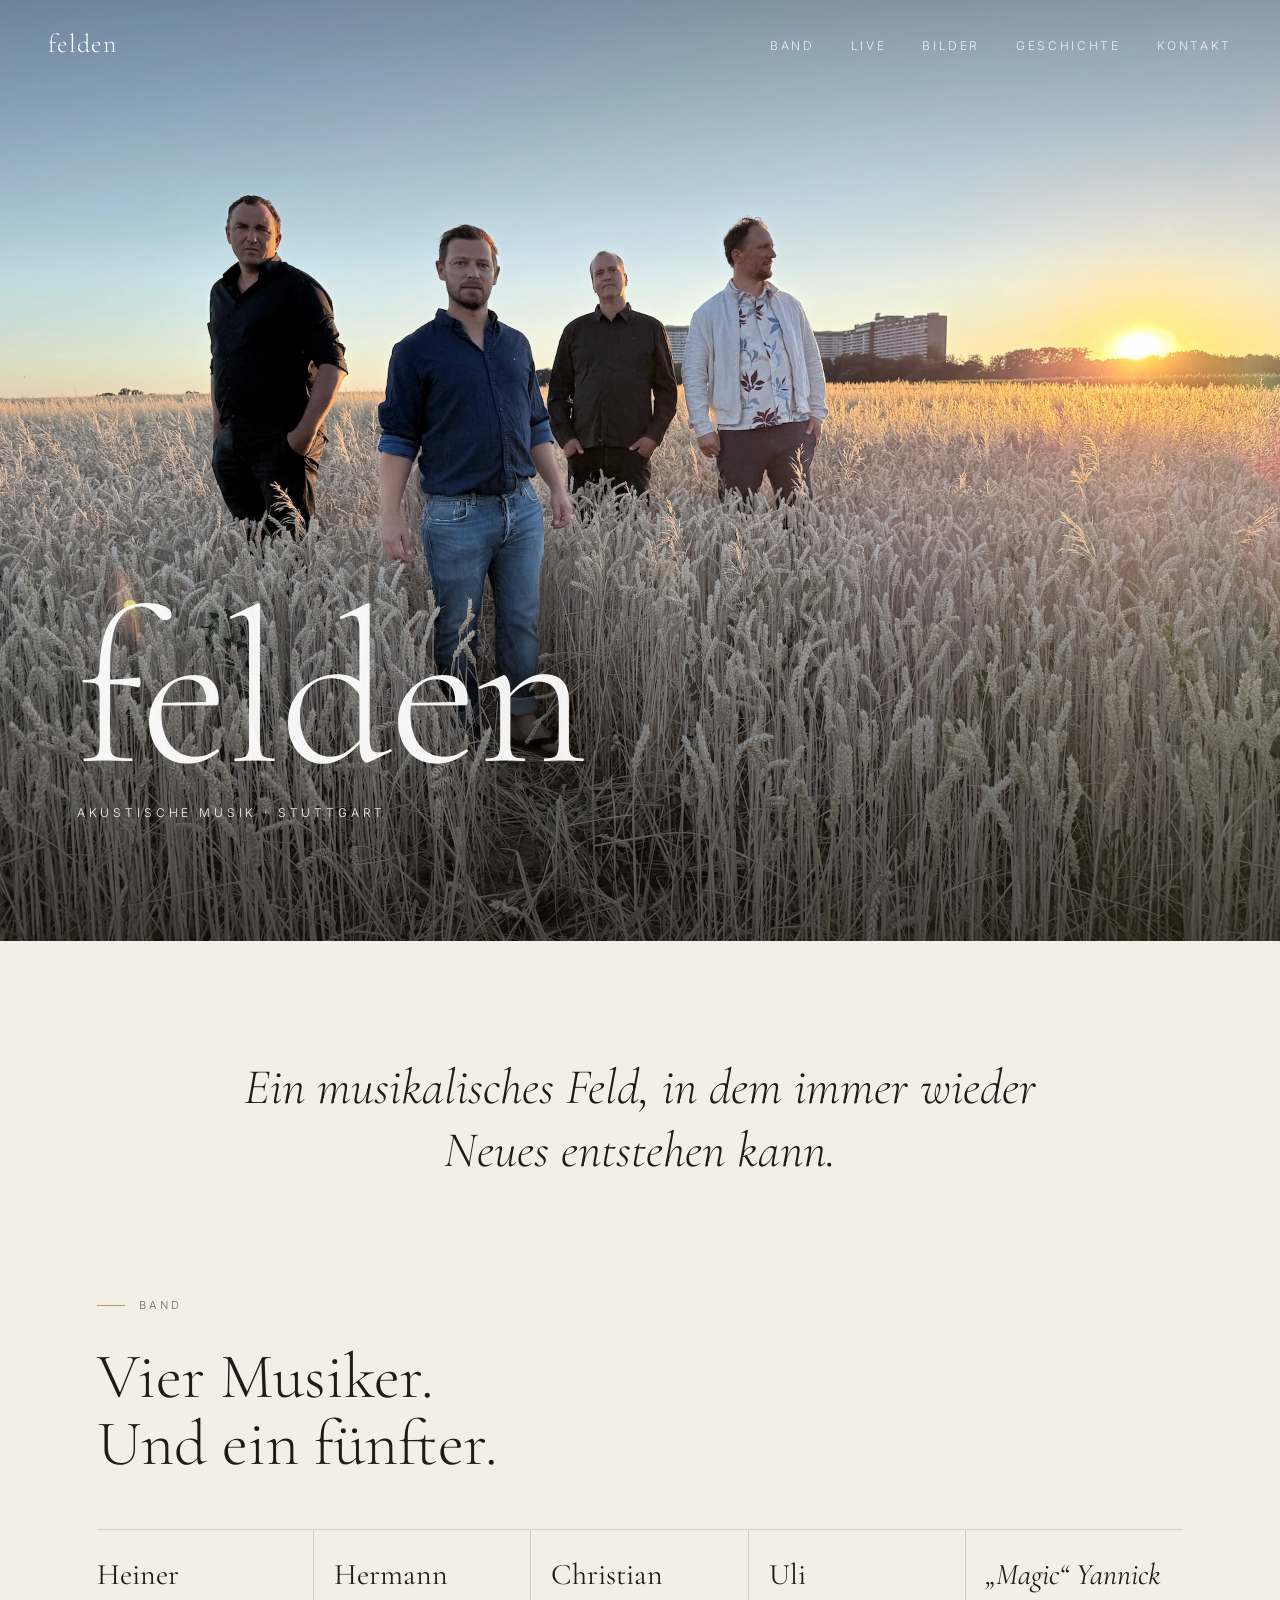
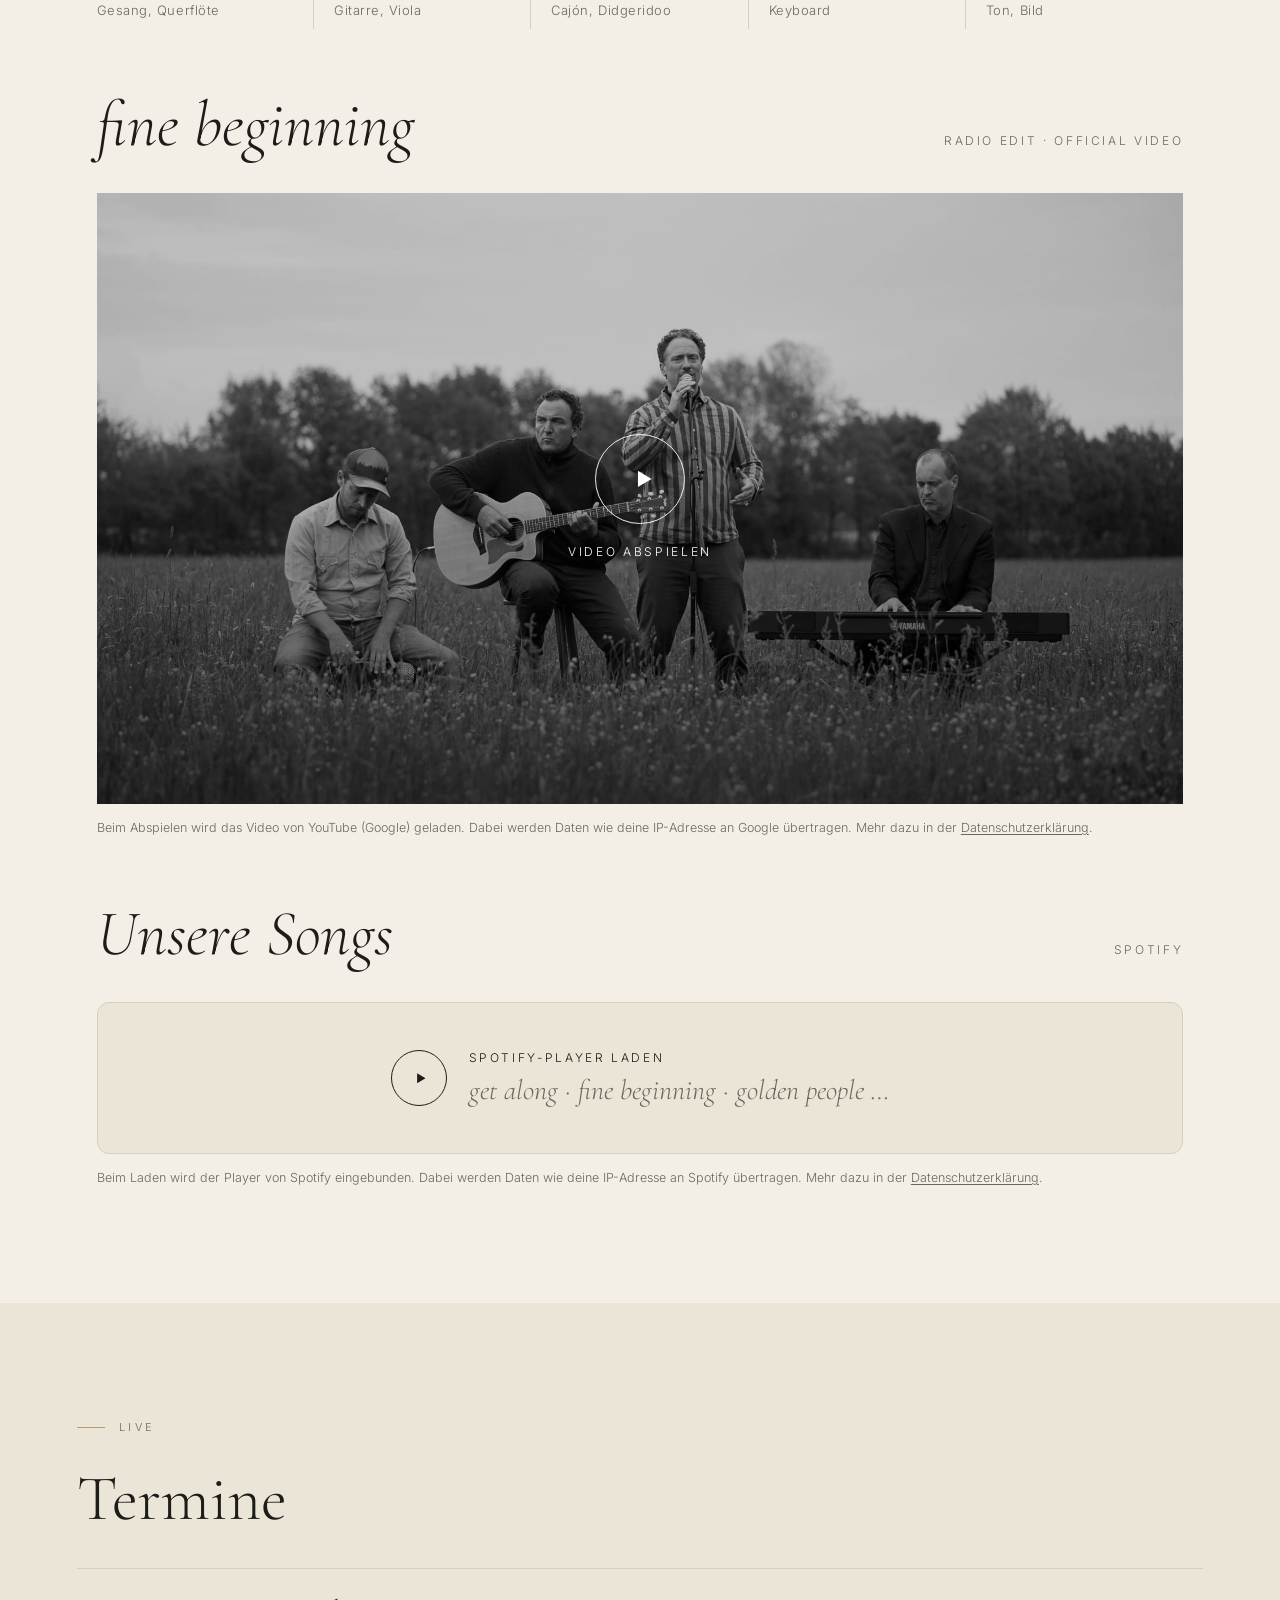
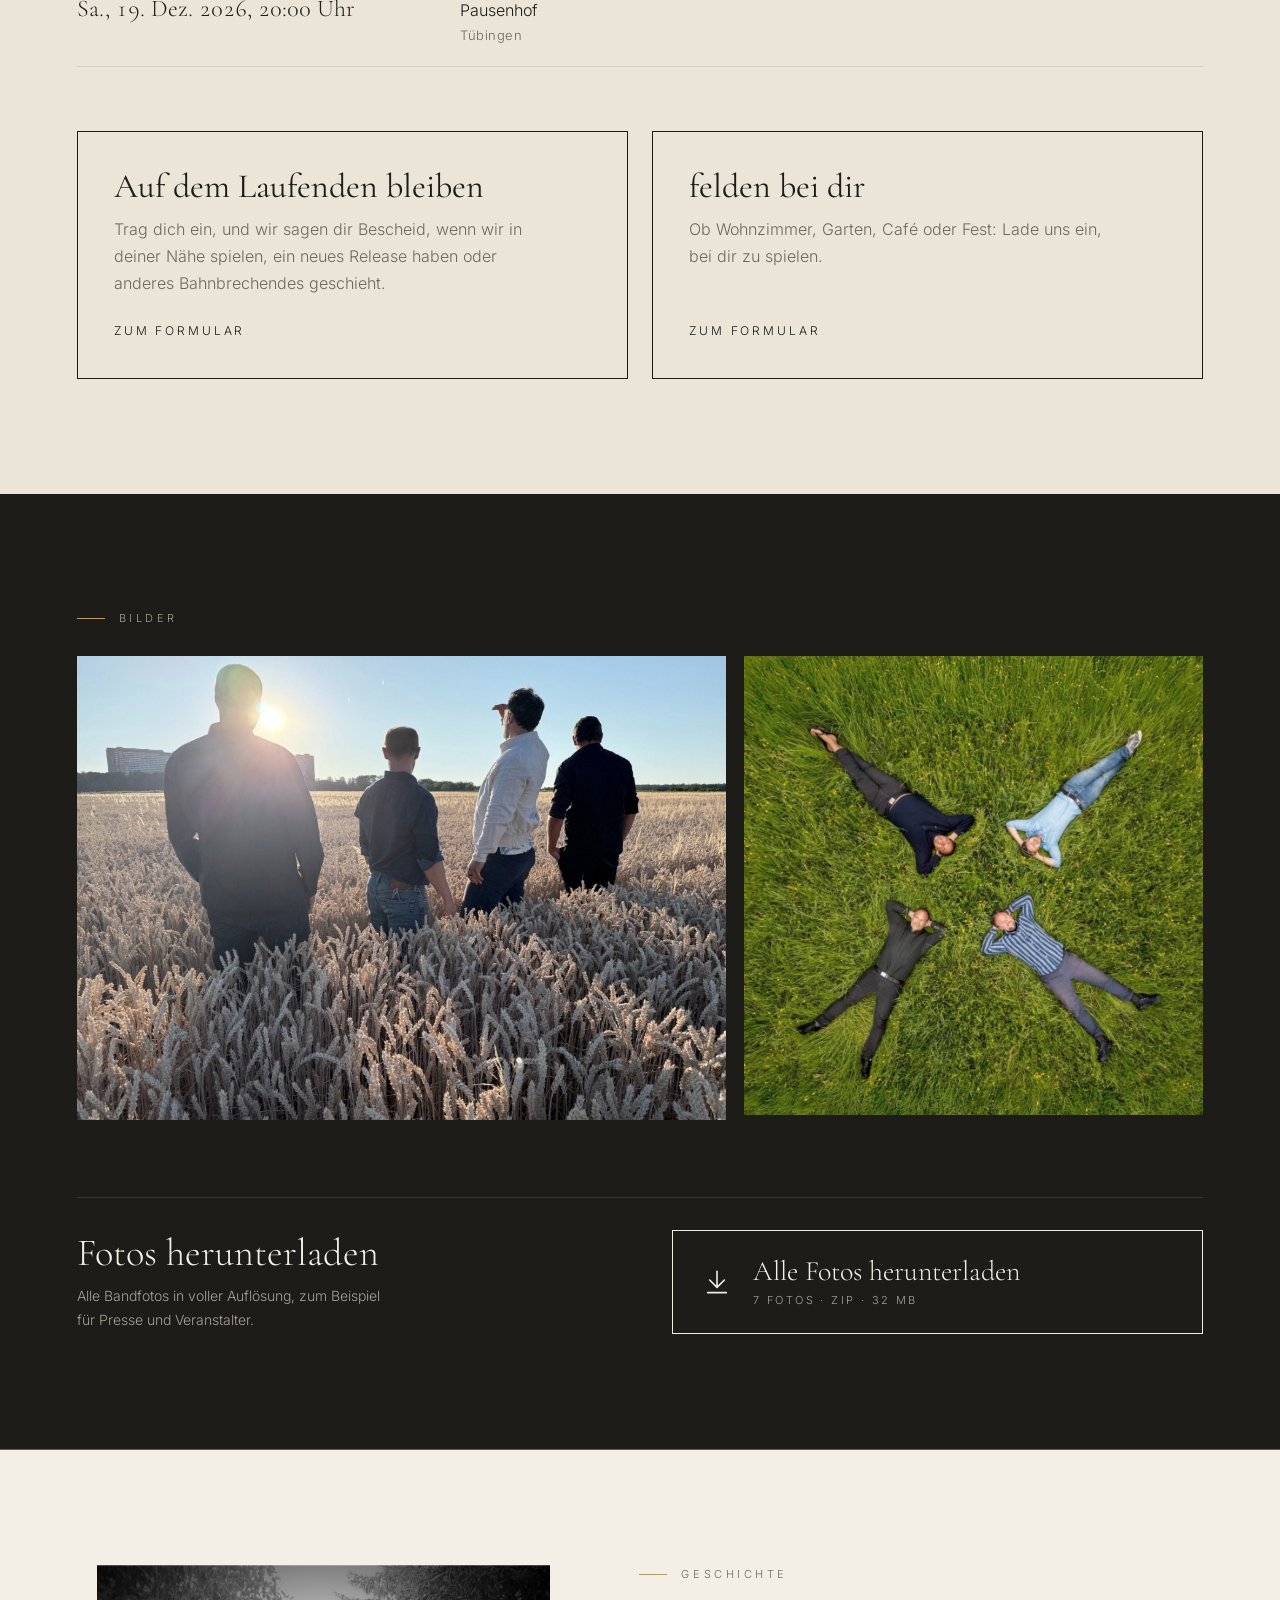
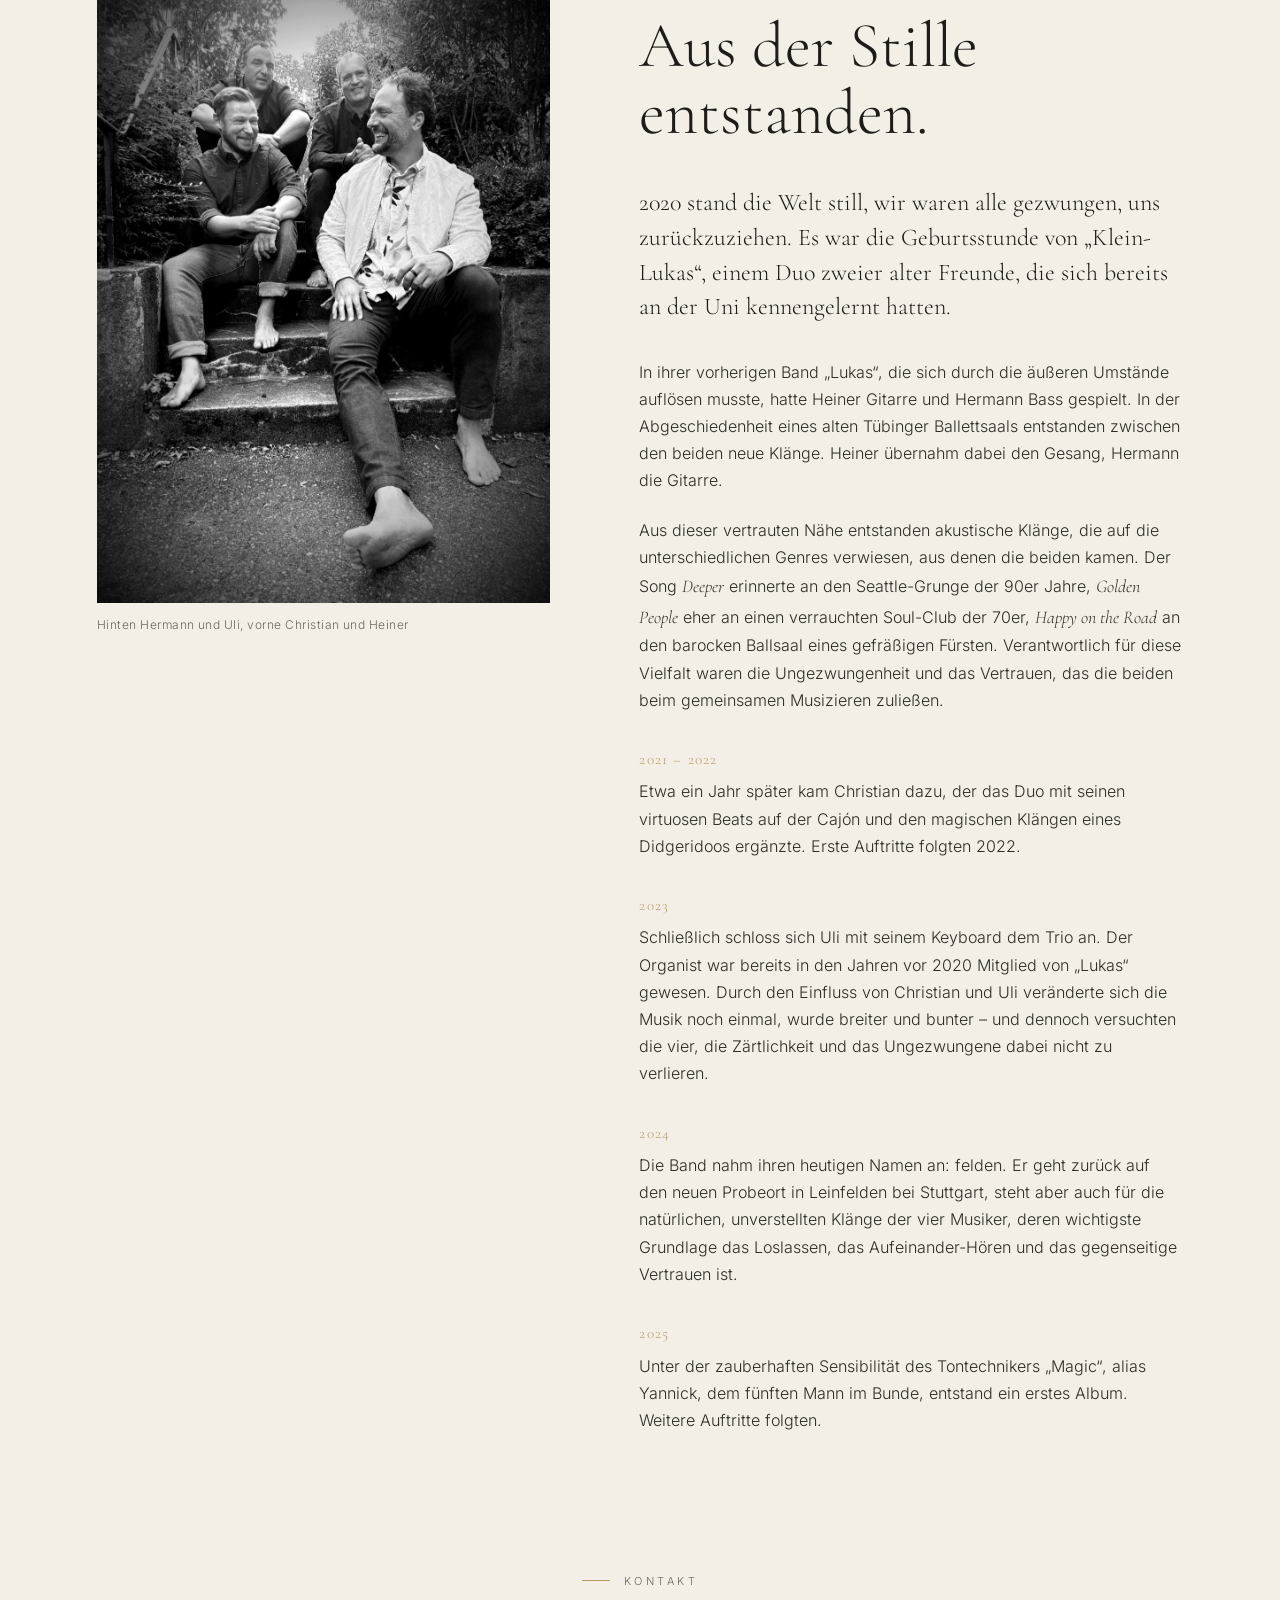
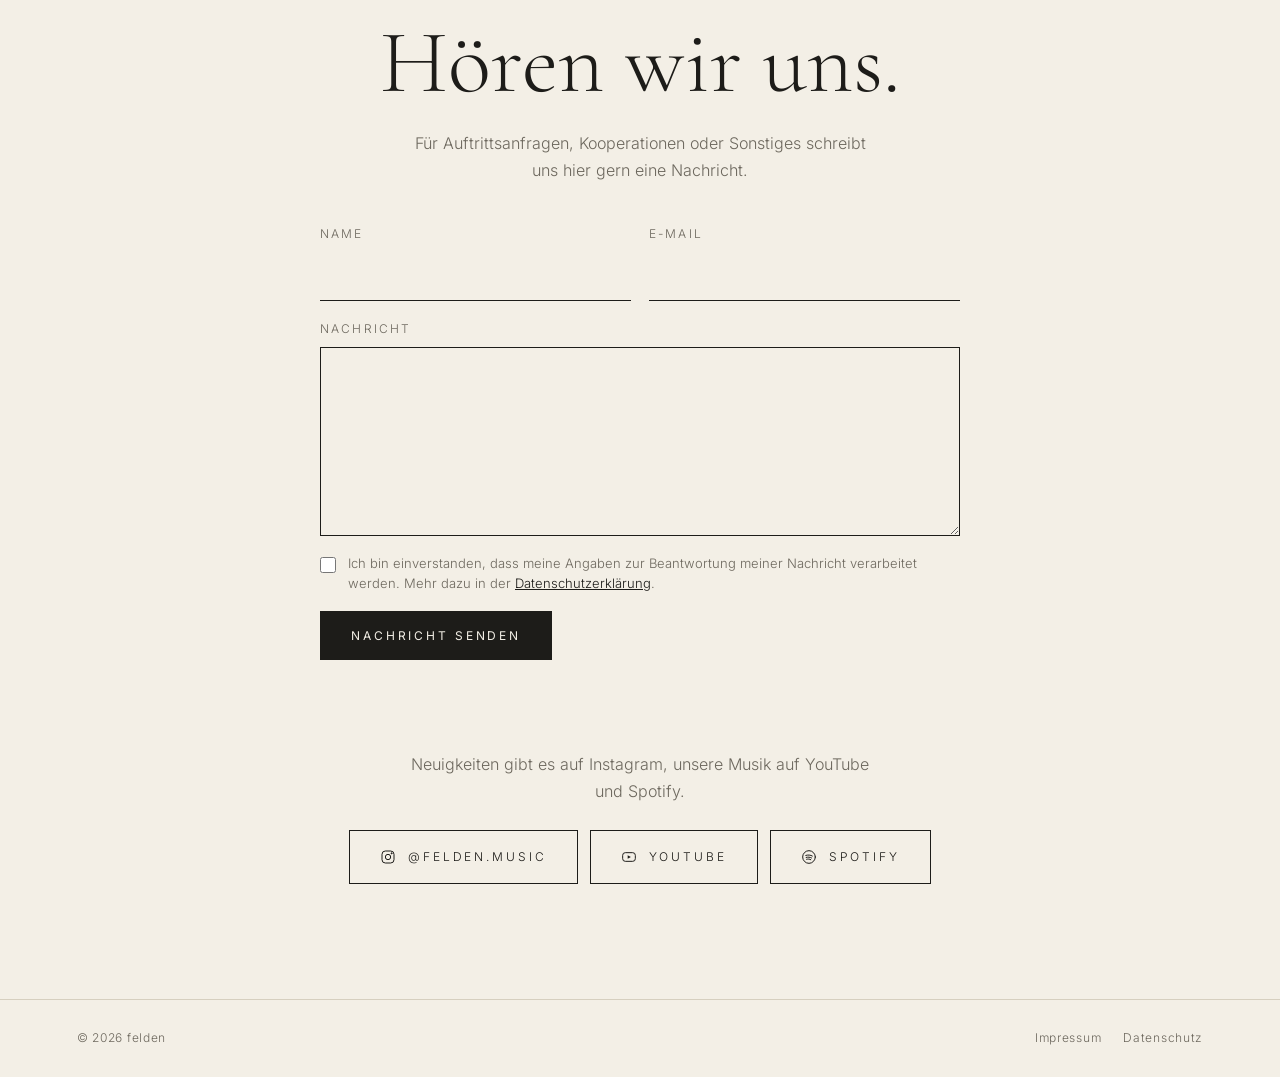
<file: index.html>
<!doctype html>
<html lang="de">

<head>
  <meta charset="utf-8">
  <meta name="viewport" content="width=device-width, initial-scale=1">
  <title>felden</title>
  <meta name="description" content="felden – akustische Musik aus Stuttgart. Heiner, Hermann, Christian und Uli.">
  <meta property="og:title" content="felden">
  <meta property="og:description" content="Ein musikalisches Feld, in dem immer wieder Neues entstehen kann.">
  <meta property="og:image" content="images/feld-abend.webp">
  <link rel="stylesheet" href="fonts/fonts.css">
  <style>
    :root {
      --bg: #f3efe6;
      --paper: #ebe5d8;
      --ink: #1d1c19;
      --soft: #6d685e;
      --line: #d6cfbf;
      --wheat: #b89a64;
      --serif: "Cormorant Garamond", Georgia, serif;
      --sans: "Inter", system-ui, -apple-system, sans-serif;
    }

    * {
      box-sizing: border-box;
      margin: 0;
      padding: 0
    }

    html {
      scroll-behavior: smooth
    }

    body {
      background: var(--bg);
      color: var(--ink);
      font-family: var(--sans);
      font-weight: 300;
      font-size: 16px;
      line-height: 1.7;
      -webkit-font-smoothing: antialiased
    }

    img {
      display: block;
      max-width: 100%
    }

    a {
      color: inherit
    }

    /* Navigation */
    #nav {
      position: fixed;
      inset: 0 0 auto 0;
      z-index: 10;
      display: flex;
      justify-content: space-between;
      align-items: center;
      padding: 22px clamp(16px, 4vw, 48px);
      transition: background .5s, color .5s, padding .5s;
      color: #fff
    }

    #nav.solid {
      background: rgba(243, 239, 230, .92);
      backdrop-filter: blur(8px);
      -webkit-backdrop-filter: blur(8px);
      color: var(--ink);
      padding-top: 14px;
      padding-bottom: 14px
    }

    #nav .logo {
      font-family: var(--serif);
      font-size: 26px;
      letter-spacing: .04em;
      text-decoration: none
    }

    #nav ul {
      list-style: none;
      display: flex;
      gap: clamp(16px, 3vw, 36px)
    }

    #nav ul a {
      text-decoration: none;
      font-size: 12px;
      letter-spacing: .22em;
      text-transform: uppercase;
      opacity: .85
    }

    #nav ul a:hover {
      opacity: 1
    }

    /* Hero */
    .hero {
      position: sticky;
      top: min(0px, calc(100svh - 73.52vw));
      z-index: 0;
      width: 100%;
      aspect-ratio: 1065/783;
      overflow: hidden;
      color: #fff;
      background: #3a3428
    }

    :where(.hero ~ section, .hero ~ footer) {
      position: relative;
      z-index: 1;
      background: var(--bg)
    }

    :where(.hero ~ section) {
      box-shadow: 0 0 0 100vmax var(--bg);
      clip-path: inset(0 -100vmax)
    }

    .gallery {
      box-shadow: 0 0 0 100vmax var(--section-bg) !important
    }

    .gallery {
      --section-bg: var(--ink)
    }

    .hero img {
      position: absolute;
      inset: 0;
      width: 100%;
      height: 100%;
      object-fit: cover;
      object-position: 50% 50%;
      transform: scale(var(--zoom, 1));
      transform-origin: 50% 45%
    }

    .hero::after {
      content: "";
      position: absolute;
      inset: 0;
      background: linear-gradient(180deg, rgba(0, 0, 0, .28) 0%, rgba(0, 0, 0, 0) 30%, rgba(0, 0, 0, 0) 55%, rgba(20, 15, 5, .55) 100%)
    }

    .hero .title {
      position: absolute;
      z-index: 2;
      left: clamp(16px, 6vw, 80px);
      bottom: calc(max(0px, 100% - 100svh) + clamp(18px, 6vw, 96px))
    }

    .hero h1 {
      font-family: var(--serif);
      font-weight: 300;
      font-size: clamp(56px, 17vw, 220px);
      line-height: .85;
      letter-spacing: -.01em;
      opacity: 0;
      animation: rise 1.6s .3s ease-out forwards
    }

    .hero p {
      margin-top: clamp(8px, 1.4vw, 18px);
      font-size: 12px;
      letter-spacing: .32em;
      text-transform: uppercase;
      opacity: 0;
      animation: rise 1.6s .9s ease-out forwards
    }

    @keyframes rise {
      from {
        opacity: 0;
        transform: translateY(14px)
      }

      to {
        opacity: .95;
        transform: none
      }
    }

    :root {
      --space: clamp(64px, 9vw, 120px)
    }

    section {
      padding: var(--space) clamp(16px, 6vw, 80px)
    }

    .label {
      font-size: 11px;
      letter-spacing: .32em;
      text-transform: uppercase;
      color: var(--soft);
      margin-bottom: 28px;
      display: flex;
      align-items: center;
      gap: 14px
    }

    .label::before {
      content: "";
      width: 28px;
      height: 1px;
      background: var(--wheat)
    }

    /* Intro quote */
    .intro {
      max-width: 980px;
      margin: 0 auto;
      text-align: center;
      padding-bottom: 0
    }

    .intro blockquote {
      font-family: var(--serif);
      font-style: italic;
      font-weight: 300;
      font-size: clamp(28px, 4.2vw, 50px);
      line-height: 1.25
    }

    .intro .label {
      justify-content: center
    }

    .intro .label::after {
      content: "";
      width: 28px;
      height: 1px;
      background: var(--wheat)
    }

    /* Bio */
    .bio {
      display: grid;
      grid-template-columns: minmax(0, 5fr) minmax(0, 6fr);
      gap: clamp(40px, 7vw, 110px);
      max-width: 1240px;
      margin: 0 auto
    }

    .bio figure {
      position: sticky;
      top: 96px;
      align-self: start
    }

    .bio figure img {
      width: 100%;
      aspect-ratio: 1023/1440;
      object-fit: cover
    }

    .bio figcaption {
      font-size: 12px;
      color: var(--soft);
      margin-top: 12px;
      letter-spacing: .04em
    }

    .bio h2 {
      font-family: var(--serif);
      font-weight: 300;
      font-size: clamp(40px, 5vw, 64px);
      line-height: 1.05;
      margin-bottom: 40px
    }

    .bio p {
      margin-bottom: 1.4em;
      max-width: 60ch;
      color: #2e2c27
    }

    .bio p.lead {
      font-family: var(--serif);
      font-size: 24px;
      line-height: 1.45;
      color: var(--ink)
    }

    .year {
      font-family: var(--serif);
      font-size: 15px;
      color: var(--wheat);
      letter-spacing: .08em;
      display: block;
      margin-top: 2.2em;
      margin-bottom: .4em
    }

    em.song {
      font-style: italic;
      font-family: var(--serif);
      font-size: 1.12em
    }

    /* Wide image */
    .wide {
      padding: 0
    }

    .wide img {
      width: 100%;
      height: clamp(320px, 72vh, 820px);
      object-fit: cover;
      object-position: 50% 45%
    }

    /* Band */
    .band {
      max-width: 1240px;
      margin: 0 auto
    }

    .band h2 {
      font-family: var(--serif);
      font-weight: 300;
      font-size: clamp(40px, 5vw, 64px);
      line-height: 1.05;
      margin-bottom: clamp(32px, 4vw, 56px)
    }

    .members {
      display: grid;
      grid-template-columns: repeat(5, 1fr);
      border-top: 1px solid var(--line)
    }

    .member {
      padding: 28px 20px 8px 0;
      border-right: 1px solid var(--line)
    }

    .member+.member {
      padding-left: 20px
    }

    .member:last-child {
      border-right: 0
    }

    .member h3 {
      font-family: var(--serif);
      font-weight: 400;
      font-size: 30px;
      line-height: 1.1;
      margin-bottom: 8px
    }

    .member p {
      font-size: 13px;
      color: var(--soft);
      letter-spacing: .04em
    }

    .member.extra h3 {
      font-style: italic
    }

    /* Gallery */
    .gallery {
      background: var(--ink);
      color: var(--bg)
    }

    .gallery .label {
      color: #a9a294
    }

    .grid {
      display: grid;
      grid-template-columns: repeat(12, 1fr);
      gap: clamp(8px, 1.4vw, 18px);
      max-width: 1400px;
      margin: 0 auto
    }

    .grid img {
      width: 100%;
      height: 100%;
      object-fit: cover;
      filter: saturate(.92);
      transition: transform .8s cubic-bezier(.2, .7, .2, 1)
    }

    .shot {
      display: block;
      padding: 0;
      border: 0;
      background: none;
      overflow: hidden;
      cursor: zoom-in;
      min-width: 0
    }

    .shot:hover img {
      transform: scale(1.03)
    }

    .shot:focus-visible {
      outline: 2px solid var(--wheat);
      outline-offset: 4px
    }

    /* .gal-note {
      font-size: 12px;
      letter-spacing: .06em;
      color: #a9a294;
      margin-top: 20px;
      text-align: center
    } */

    .g1 {
      grid-column: 1/8;
      aspect-ratio: 7/5
    }

    .g2 {
      grid-column: 8/13;
      aspect-ratio: 1/1
    }

    .g3 {
      grid-column: 1/6;
      aspect-ratio: 1/1
    }

    @media (max-width:900px) {
      .grid .shot {
        aspect-ratio: 4/3
      }
    }

    .g4 {
      grid-column: 6/13;
      aspect-ratio: 7/5
    }

    .gallery-inner {
      max-width: 1400px;
      margin: 0 auto
    }

    /* Contact */
    .contact {
      text-align: center;
      padding-top: 0
    }

    .contact h2 {
      font-family: var(--serif);
      font-weight: 300;
      font-size: clamp(44px, 7vw, 96px);
      line-height: 1
    }

    .contact p {
      color: var(--soft);
      margin: 22px auto 40px;
      max-width: 46ch
    }

    .btn {
      display: inline-flex;
      align-items: center;
      gap: 12px;
      text-decoration: none;
      font-size: 12px;
      letter-spacing: .24em;
      text-transform: uppercase;
      padding: 16px 30px;
      border: 1px solid var(--ink);
      transition: background .3s, color .3s
    }

    .btn:hover {
      background: var(--ink);
      color: var(--bg)
    }

    .contact .links {
      display: flex;
      justify-content: center;
      flex-wrap: wrap;
      gap: 12px
    }

    .btn {
      gap: 12px
    }

    .btn svg {
      width: 16px;
      height: 16px
    }

    footer {
      display: flex;
      justify-content: space-between;
      flex-wrap: wrap;
      gap: 12px;
      padding: 28px clamp(16px, 6vw, 80px);
      border-top: 1px solid var(--line);
      font-size: 12px;
      color: var(--soft);
      letter-spacing: .06em
    }

    footer a {
      text-decoration: none
    }

    /* Reveal */
    .reveal {
      opacity: 0;
      transform: translateY(24px);
      transition: opacity 1.2s ease, transform 1.2s ease
    }

    .reveal.in {
      opacity: 1;
      transform: none
    }

    @media (prefers-reduced-motion:reduce) {
      .reveal {
        opacity: 1;
        transform: none;
        transition: none
      }

      .hero h1,
      .hero p {
        animation: none;
        opacity: 1;
        transform: none
      }
    }

    @media (max-width:900px) {
      .bio {
        grid-template-columns: 1fr
      }

      .bio figure {
        position: static;
        max-width: 520px
      }

      .members {
        grid-template-columns: 1fr 1fr
      }

      .member,
      .member+.member {
        padding: 24px 16px 16px 0;
        border-right: 0;
        border-bottom: 1px solid var(--line)
      }

      .member:nth-child(even) {
        padding-left: 16px;
        border-left: 1px solid var(--line)
      }

      .member.extra {
        grid-column: 1/-1;
        text-align: center;
        padding: 24px 0 16px !important
      }

      .g1,
      .g2,
      .g3,
      .g4 {
        grid-column: 1/-1
      }
    }

    @media (max-width:380px) {
      #nav ul {
        gap: 10px !important
      }

      #nav ul a {
        letter-spacing: .12em;
        font-size: 11px
      }
    }

    @media (max-width:560px) {
      .hero p {
        font-size: 10px;
        letter-spacing: .2em
      }

      #nav ul {
        gap: 14px
      }

      #nav ul li.hide-s {
        display: none
      }

      .bio p.lead {
        font-size: 21px
      }
    }

    /* YouTube – Zwei-Klick-Lösung (DSGVO) */
    .yt {
      aspect-ratio: 16/9;
      background: #000
    }

    .yt img {
      width: 100%;
      height: 100%;
      object-fit: cover;
      opacity: .78;
      transition: transform 1.2s cubic-bezier(.2, .7, .2, 1), opacity .6s
    }

    .yt:hover img {
      transform: scale(1.03);
      opacity: .65
    }

    .yt-btn {
      position: absolute;
      inset: 0;
      display: flex;
      flex-direction: column;
      align-items: center;
      justify-content: center;
      gap: 18px;
      background: linear-gradient(180deg, rgba(0, 0, 0, 0) 40%, rgba(0, 0, 0, .4));
      border: 0;
      color: #fff;
      cursor: pointer;
      font: inherit
    }

    .yt-circle {
      width: clamp(64px, 7vw, 92px);
      height: clamp(64px, 7vw, 92px);
      border-radius: 50%;
      border: 1px solid rgba(255, 255, 255, .9);
      display: grid;
      place-items: center;
      transition: background .35s, color .35s, transform .35s
    }

    .yt-circle svg {
      width: 34%;
      height: 34%;
      margin-left: 6%
    }

    .yt-btn:hover .yt-circle,
    .yt-btn:focus-visible .yt-circle {
      background: #fff;
      color: #111;
      transform: scale(1.06)
    }

    .yt-t {
      font-size: 12px;
      letter-spacing: .22em;
      text-transform: uppercase
    }

    .yt iframe {
      position: absolute;
      inset: 0;
      width: 100%;
      height: 100%;
      border: 0
    }

    .yt-note {
      font-size: 12.5px;
      line-height: 1.6;
      opacity: .72;
      margin-top: 14px;
      max-width: none
    }

    .yt-note a {
      text-decoration: underline;
      text-underline-offset: 2px
    }

    .video-head {
      display: flex;
      justify-content: space-between;
      align-items: baseline;
      flex-wrap: wrap;
      gap: 12px;
      margin-bottom: 36px
    }

    .video-head span {
      font-size: 12px;
      letter-spacing: .22em;
      text-transform: uppercase;
      color: var(--soft)
    }

    .yt-note {
      color: var(--soft);
      opacity: 1
    }

    footer nav {
      display: flex;
      flex-wrap: wrap;
      gap: 8px 22px
    }

    /* Band: Medien und Links */
    .media {
      margin-top: clamp(44px, 5vw, 72px)
    }

    .video-head h3 {
      font-family: var(--serif);
      font-weight: 300;
      font-style: italic;
      font-size: clamp(36px, 5vw, 64px);
      line-height: 1
    }

    .embed {
      position: relative;
      overflow: hidden
    }

    .embed iframe {
      position: absolute;
      inset: 0;
      width: 100%;
      height: 100%;
      border: 0
    }

    .sp {
      height: 152px;
      background: var(--paper);
      border: 1px solid var(--line);
      border-radius: 12px
    }

    .sp:has(iframe) {
      border: 0;
      background: transparent
    }

    .sp .yt-circle {
      width: 56px;
      height: 56px
    }

    .sp-btn {
      position: absolute;
      inset: 0;
      display: flex;
      align-items: center;
      justify-content: center;
      gap: 22px;
      padding: 24px;
      background: none;
      border: 0;
      color: var(--ink);
      cursor: pointer;
      font: inherit;
      text-align: left
    }

    .sp-btn .yt-circle {
      border-color: var(--ink);
      flex: none
    }

    .sp-btn:hover .yt-circle,
    .sp-btn:focus-visible .yt-circle {
      background: var(--ink);
      color: var(--bg);
      transform: scale(1.06)
    }

    .sp-text {
      display: flex;
      flex-direction: column;
      gap: 6px;
      min-width: 0
    }

    .sp-t {
      font-size: 12px;
      letter-spacing: .22em;
      text-transform: uppercase
    }

    .sp-s {
      font-family: var(--serif);
      font-style: italic;
      font-size: clamp(20px, 2.4vw, 28px);
      line-height: 1.2;
      color: var(--soft)
    }

    /* Live */
    .live {
      background: var(--paper);
      box-shadow: 0 0 0 100vmax var(--paper) !important
    }

    .live-inner {
      max-width: 1240px;
      margin: 0 auto
    }

    .live h2 {
      font-family: var(--serif);
      font-weight: 300;
      font-size: clamp(40px, 5vw, 64px);
      line-height: 1.05;
      margin-bottom: 36px
    }

    .dates {
      list-style: none;
      border-top: 1px solid var(--line)
    }

    .dates li {
      display: grid;
      grid-template-columns: minmax(150px, 1fr) minmax(0, 2fr) auto;
      gap: 8px 24px;
      align-items: baseline;
      padding: 20px 0;
      border-bottom: 1px solid var(--line)
    }

    .dates .d {
      font-family: var(--serif);
      font-size: 24px;
      font-variant-numeric: tabular-nums
    }

    .dates .o {
      font-size: 16px
    }

    .dates .o small {
      display: block;
      color: var(--soft);
      font-size: 13px;
      letter-spacing: .04em
    }

    .dates .t {
      font-size: 12px;
      letter-spacing: .2em;
      text-transform: uppercase;
      text-decoration: none;
      border-bottom: 1px solid currentColor;
      padding-bottom: 2px
    }

    .dates li.none {
      display: block;
      font-family: var(--serif);
      font-style: italic;
      font-size: clamp(22px, 2.4vw, 28px);
      color: var(--soft)
    }

    .forms {
      display: grid;
      grid-template-columns: 1fr 1fr;
      gap: clamp(12px, 2vw, 24px);
      margin-top: clamp(40px, 5vw, 64px)
    }

    .form {
      display: flex;
      flex-direction: column;
      gap: 10px;
      padding: clamp(24px, 3vw, 36px);
      border: 1px solid var(--ink);
      text-decoration: none;
      transition: background .3s, color .3s
    }

    .form b {
      font-family: var(--serif);
      font-weight: 400;
      font-size: clamp(26px, 2.8vw, 34px);
      line-height: 1.1
    }

    .form span {
      color: var(--soft);
      transition: color .3s;
      max-width: 42ch
    }

    .form i {
      font-style: normal;
      font-size: 12px;
      letter-spacing: .24em;
      text-transform: uppercase;
      margin-top: auto;
      padding-top: 14px
    }

    .form:hover {
      background: var(--ink);
      color: var(--bg)
    }

    .form:hover span {
      color: #cfc8b8
    }

    @media (max-width:700px) {
      .contact .links {
        flex-direction: column;
        align-items: stretch;
        max-width: 340px;
        margin: 0 auto
      }

      .contact .links .btn {
        justify-content: center
      }

      .forms {
        grid-template-columns: 1fr
      }

      .dates li {
        grid-template-columns: 1fr
      }

      .sp-btn {
        gap: 16px;
        padding: 16px
      }

      .sp-s {
        font-size: 18px
      }
    }

    /* Lightbox */
    .lb {
      border: 0;
      padding: 0;
      margin: 0;
      width: 100vw;
      height: 100vh;
      height: 100dvh;
      max-width: none;
      max-height: none;
      background: rgba(20, 18, 15, .96);
      color: #f3efe6
    }

    .lb::backdrop {
      background: rgba(20, 18, 15, .96)
    }

    .lb[open] {
      display: flex;
      align-items: center;
      justify-content: center
    }

    .lb figure {
      display: flex;
      flex-direction: column;
      align-items: center;
      gap: 16px;
      max-width: calc(100vw - 32px);
      padding: 56px 0 24px
    }

    .lb img {
      max-width: min(1400px, calc(100vw - 120px));
      max-height: calc(100dvh - 160px);
      object-fit: contain
    }

    .lb figcaption {
      display: flex;
      flex-wrap: wrap;
      justify-content: center;
      align-items: baseline;
      gap: 8px 24px;
      font-size: 13px;
      color: #cfc8b8;
      text-align: center
    }

    .lb-dl {
      font-size: 12px;
      letter-spacing: .22em;
      text-transform: uppercase;
      color: #f3efe6;
      text-decoration: none;
      border-bottom: 1px solid currentColor;
      padding-bottom: 2px
    }

    .lb button {
      position: absolute;
      background: none;
      border: 0;
      color: #f3efe6;
      cursor: pointer;
      font: inherit
    }

    .lb-x {
      top: 16px;
      right: clamp(16px, 3vw, 32px);
      font-size: 12px;
      letter-spacing: .22em;
      text-transform: uppercase;
      padding: 8px 0
    }

    .lb-prev,
    .lb-next {
      top: 50%;
      transform: translateY(-50%);
      font-family: var(--serif);
      font-size: 56px;
      line-height: 1;
      padding: 8px 12px;
      opacity: .75
    }

    .lb-prev {
      left: clamp(4px, 2vw, 24px)
    }

    .lb-next {
      right: clamp(4px, 2vw, 24px)
    }

    .lb button:hover {
      opacity: 1
    }

    .lb button:focus-visible,
    .lb-dl:focus-visible {
      outline: 1px solid #f3efe6;
      outline-offset: 4px
    }

    @media (max-width:700px) {
      .lb img {
        max-width: calc(100vw - 32px)
      }

      .lb-prev,
      .lb-next {
        top: auto;
        bottom: 12px;
        transform: none;
        font-size: 44px
      }

      .lb figure {
        padding-bottom: 72px
      }
    }

    /* Kontaktformular */
    .cform {
      max-width: 640px;
      margin: 0 auto;
      text-align: left;
      display: flex;
      flex-direction: column;
      gap: 18px
    }

    .cform .row {
      display: grid;
      grid-template-columns: 1fr 1fr;
      gap: 18px
    }

    .cform label {
      display: flex;
      flex-direction: column;
      gap: 8px;
      font-size: 12px;
      letter-spacing: .18em;
      text-transform: uppercase;
      color: var(--soft);
      min-width: 0
    }

    .cform input[type=text],
    .cform input[type=email],
    .cform textarea {
      font: inherit;
      font-size: 16px;
      letter-spacing: 0;
      text-transform: none;
      color: var(--ink);
      background: transparent;
      border: 0;
      border-bottom: 1px solid var(--ink);
      padding: 10px 0;
      border-radius: 0;
      width: 100%
    }

    .cform textarea {
      border: 1px solid var(--ink);
      padding: 12px;
      resize: vertical;
      min-height: 140px
    }

    .cform input:focus,
    .cform textarea:focus {
      outline: none;
      border-color: var(--wheat)
    }

    .cform .consent {
      flex-direction: row;
      align-items: flex-start;
      gap: 12px;
      font-size: 13px;
      letter-spacing: 0;
      text-transform: none;
      line-height: 1.5
    }

    .cform .consent input {
      margin-top: 3px;
      width: 16px;
      height: 16px;
      accent-color: var(--ink);
      flex: none
    }

    .cform .consent a {
      color: var(--ink)
    }

    .cform .send {
      align-self: flex-start;
      background: var(--ink);
      color: var(--bg);
      cursor: pointer;
      font-family: inherit
    }

    .cform .send:hover {
      background: transparent;
      color: var(--ink)
    }

    .cform .send[disabled] {
      opacity: .5;
      cursor: wait
    }

    .cf-status {
      font-size: 14px;
      color: var(--ink);
      margin: 0 !important;
      min-height: 1.2em
    }

    .hp {
      position: absolute;
      left: -9999px;
      width: 1px;
      height: 1px;
      opacity: 0
    }

    .contact p.more {
      margin: 56px auto 24px
    }

    @media (max-width:700px) {
      .cform .row {
        grid-template-columns: 1fr
      }

      .cform .send {
        align-self: stretch;
        justify-content: center
      }
    }

    /* Fotos herunterladen */
    .downloads {
      display: grid;
      grid-template-columns: minmax(0, 1fr) minmax(0, 1fr);
      gap: 24px clamp(24px, 5vw, 80px);
      align-items: center;
      margin-top: clamp(48px, 6vw, 80px);
      padding-top: 32px;
      border-top: 1px solid #3a3630
    }

    .downloads h3 {
      font-family: var(--serif);
      font-weight: 300;
      font-size: clamp(28px, 3vw, 40px);
      line-height: 1.1
    }

    .downloads p {
      color: #a9a294;
      font-size: 14px;
      margin-top: 10px;
      max-width: 36ch
    }

    .dl-all {
      display: grid;
      grid-template-columns: auto 1fr;
      grid-template-rows: auto auto;
      column-gap: 20px;
      align-items: center;
      padding: 24px 28px;
      border: 1px solid currentColor;
      color: inherit;
      text-decoration: none;
      transition: background .3s, color .3s
    }

    .dl-all svg {
      grid-row: 1/3;
      width: 32px;
      height: 32px;
      transition: transform .4s cubic-bezier(.2, .7, .2, 1)
    }

    .dl-t {
      font-family: var(--serif);
      font-size: clamp(22px, 2.2vw, 28px);
      line-height: 1.15
    }

    .dl-m {
      font-size: 11px;
      letter-spacing: .22em;
      text-transform: uppercase;
      color: #a9a294;
      margin-top: 4px;
      transition: color .3s
    }

    .dl-all:hover,
    .dl-all:focus-visible {
      background: var(--bg);
      color: var(--ink)
    }

    .dl-all:hover .dl-m,
    .dl-all:focus-visible .dl-m {
      color: var(--soft)
    }

    .dl-all:hover svg {
      transform: translateY(3px)
    }

    @media (max-width:700px) {
      .downloads {
        grid-template-columns: 1fr
      }
    }
  </style>
</head>

<body>

  <nav id="nav">
    <a class="logo" href="#top">felden</a>
    <ul>
      <li><a href="#band">Band</a></li>
      <li><a href="#live">Live</a></li>
      <li class="hide-s"><a href="#bilder">Bilder</a></li>
      <li class="hide-s"><a href="#geschichte">Geschichte</a></li>
      <li><a href="#kontakt">Kontakt</a></li>
    </ul>
  </nav>

  <header class="hero" id="top">
    <img src="images/feld-abend.webp" alt="Die vier Musiker von felden stehen bei Sonnenuntergang in einem Weizenfeld">
    <div class="title">
      <h1>felden</h1>
      <p>Akustische Musik · Stuttgart</p>
    </div>
  </header>

  <section class="intro">
    <blockquote class="reveal">Ein musikalisches Feld, in dem immer wieder Neues entstehen kann.</blockquote>
  </section>

  <section class="band" id="band">
    <div class="label reveal">Band</div>
    <h2 class="reveal">Vier Musiker.<br>Und ein fünfter.</h2>
    <div class="members">
      <div class="member reveal">
        <h3>Heiner</h3>
        <p>Gesang, Querflöte</p>
      </div>
      <div class="member reveal">
        <h3>Hermann</h3>
        <p>Gitarre, Viola</p>
      </div>
      <div class="member reveal">
        <h3>Christian</h3>
        <p>Cajón, Didgeridoo</p>
      </div>
      <div class="member reveal">
        <h3>Uli</h3>
        <p>Keyboard</p>
      </div>
      <div class="member extra reveal">
        <h3>„Magic“ Yannick</h3>
        <p>Ton, Bild</p>
      </div>
    </div>

    <div class="media" id="video">
      <div class="video-head reveal">
        <h3>fine beginning</h3><span>Radio Edit · Official Video</span>
      </div>
      <div class="reveal">
        <div class="embed yt"
          data-src="https://www.youtube-nocookie.com/embed/N66QxHXJvBc?autoplay=1&amp;rel=0&amp;modestbranding=1"
          data-title="felden – fine beginning (Radio Edit) [Official Video]">
          <img src="images/wiese-live.jpg" alt="Vorschaubild: felden spielen auf einer Wiese" loading="lazy">
          <button class="yt-btn" type="button" aria-label="Video von YouTube laden und abspielen">
            <span class="yt-circle"><svg viewBox="0 0 24 24" aria-hidden="true">
                <path d="M8 5.5v13l11-6.5z" fill="currentColor" />
              </svg></span>
            <span class="yt-t">Video abspielen</span>
          </button>
        </div>
        <p class="yt-note">Beim Abspielen wird das Video von YouTube (Google) geladen. Dabei werden Daten wie deine
          IP-Adresse an Google übertragen. Mehr dazu in der <a href="datenschutz.html">Datenschutzerklärung</a>.</p>
      </div>
    </div>

    <div class="media" id="musik">
      <div class="video-head reveal">
        <h3>Unsere Songs</h3><span>Spotify</span>
      </div>
      <div class="reveal">
        <div class="embed sp"
          data-src="https://open.spotify.com/embed/artist/2TYIWhqs4LQytH0IXlrEBR?utm_source=generator"
          data-title="felden auf Spotify">
          <button class="sp-btn" type="button" aria-label="Spotify-Player laden">
            <span class="yt-circle"><svg viewBox="0 0 24 24" aria-hidden="true">
                <path d="M8 5.5v13l11-6.5z" fill="currentColor" />
              </svg></span>
            <span class="sp-text"><span class="sp-t">Spotify-Player laden</span><span class="sp-s">get along · fine
                beginning · golden people …</span></span>
          </button>
        </div>
        <p class="yt-note">Beim Laden wird der Player von Spotify eingebunden. Dabei werden Daten wie deine IP-Adresse
          an Spotify übertragen. Mehr dazu in der <a href="datenschutz.html">Datenschutzerklärung</a>.</p>
      </div>
    </div>

  </section>

  <section class="live" id="live">
    <div class="live-inner">
      <div class="label reveal">Live</div>
      <h2 class="reveal">Termine</h2>
      <ol class="dates reveal" id="dates"></ol>
      <div class="forms">
        <a class="form reveal"
          href="https://docs.google.com/forms/d/1BTCyAbS2h6UofyMsu4oVJir3snmPD3QviyiL-ULL1F0/viewform" target="_blank"
          rel="noopener">
          <b>Auf dem Laufenden bleiben</b>
          <span>Trag dich ein, und wir sagen dir Bescheid, wenn wir in deiner Nähe spielen, ein neues Release haben oder
            anderes Bahnbrechendes geschieht.</span>
          <i>Zum Formular</i>
        </a>
        <a class="form reveal"
          href="https://docs.google.com/forms/d/1rPqxkHI02L1N_CnLlnGkn_ol8EEHxyUcSgoXYgsOLfY/viewform" target="_blank"
          rel="noopener">
          <b>felden bei dir</b>
          <span>Ob Wohnzimmer, Garten, Café oder Fest: Lade uns ein, bei dir zu spielen.</span>
          <i>Zum Formular</i>
        </a>
      </div>
    </div>
  </section>

  <section class="gallery" id="bilder">
    <div class="gallery-inner">
      <div class="label reveal">Bilder</div>
      <div class="grid">
        <button class="shot g1 reveal" type="button" data-full="images/download/Bandfoto 04.JPG"
          aria-label="Die Band von hinten im Weizenfeld, Blick in die Abendsonne"><img src="images/feld-weite.jpg"
            alt="Die Band von hinten im Weizenfeld, Blick in die Abendsonne" loading="lazy"></button>
        <button class="shot g2 reveal" type="button" data-full="images/download/Bandfoto 07.jpg"
          aria-label="Die vier Musiker liegen sternförmig im Gras, von oben fotografiert"><img
            src="images/wiese-oben.jpg" alt="Die vier Musiker liegen sternförmig im Gras, von oben fotografiert"
            loading="lazy"></button>
        <!-- <button class="shot g3 reveal" type="button" data-full="images/download/felden-treppe.jpg" aria-label="Foto vergrößern: Die Band barfuß auf einer Steintreppe"><img src="images/treppe.jpg" alt="Die Band barfuß auf einer Steintreppe" loading="lazy" style="object-position:50% 30%"></button> -->
        <!-- <button class="shot g4 reveal" type="button" data-full="images/download/felden-weizenfeld-abend.webp" aria-label="Foto vergrößern: Die Band im Weizenfeld bei Sonnenuntergang"><img src="images/feld-abend.webp" alt="Die Band im Weizenfeld bei Sonnenuntergang" loading="lazy"></button> -->
      </div>
      <!-- <p class="gal-note reveal">Zum Vergrößern und Herunterladen auf ein Foto klicken.</p> -->
      <div class="downloads reveal">
        <div>
          <h3>Fotos herunterladen</h3>
          <p>Alle Bandfotos in voller Auflösung, zum Beispiel für Presse und Veranstalter.</p>
        </div>
        <a class="dl-all" href="images/download/felden-bandfotos.zip" download>
          <svg viewBox="0 0 24 24" fill="none" stroke="currentColor" stroke-width="1.2" stroke-linecap="round"
            stroke-linejoin="round" aria-hidden="true">
            <path d="M12 4v12M6.5 10.5 12 16l5.5-5.5M5 20h14" />
          </svg>
          <span class="dl-t">Alle Fotos herunterladen</span>
          <span class="dl-m" id="dl-meta">7 Fotos · ZIP</span>
        </a>
      </div>
    </div>
  </section>

  <section class="bio" id="geschichte">
    <figure class="reveal">
      <img src="images/treppe.jpg" alt="Die Band sitzt barfuß lachend auf einer alten Steintreppe" loading="lazy">
      <figcaption>Hinten Hermann und Uli, vorne Christian und Heiner</figcaption>
    </figure>
    <div>
      <div class="label reveal">Geschichte</div>
      <h2 class="reveal">Aus der Stille entstanden.</h2>

      <p class="lead reveal">2020 stand die Welt still, wir waren alle gezwungen, uns zurückzuziehen. Es war die
        Geburtsstunde von „Klein-Lukas“, einem Duo zweier alter Freunde, die sich bereits an der Uni kennengelernt
        hatten.</p>

      <p class="reveal">In ihrer vorherigen Band „Lukas“, die sich durch die äußeren Umstände auflösen musste, hatte
        Heiner Gitarre und Hermann Bass gespielt. In der Abgeschiedenheit eines alten Tübinger Ballettsaals entstanden
        zwischen den beiden neue Klänge. Heiner übernahm dabei den Gesang, Hermann die Gitarre.</p>

      <p class="reveal">Aus dieser vertrauten Nähe entstanden akustische Klänge, die auf die unterschiedlichen Genres
        verwiesen, aus denen die beiden kamen. Der Song <em class="song">Deeper</em> erinnerte an den Seattle-Grunge der
        90er Jahre, <em class="song">Golden People</em> eher an einen verrauchten Soul-Club der 70er, <em
          class="song">Happy on the Road</em> an den barocken Ballsaal eines gefräßigen Fürsten. Verantwortlich für
        diese Vielfalt waren die Ungezwungenheit und das Vertrauen, das die beiden beim gemeinsamen Musizieren zuließen.
      </p>

      <span class="year reveal">2021 – 2022</span>
      <p class="reveal">Etwa ein Jahr später kam Christian dazu, der das Duo mit seinen virtuosen Beats auf der Cajón
        und den magischen Klängen eines Didgeridoos ergänzte. Erste Auftritte folgten 2022.</p>

      <span class="year reveal">2023</span>
      <p class="reveal">Schließlich schloss sich Uli mit seinem Keyboard dem Trio an. Der Organist war bereits in den
        Jahren vor 2020 Mitglied von „Lukas“ gewesen. Durch den Einfluss von Christian und Uli veränderte sich die Musik
        noch einmal, wurde breiter und bunter – und dennoch versuchten die vier, die Zärtlichkeit und das Ungezwungene
        dabei nicht zu verlieren.</p>

      <span class="year reveal">2024</span>
      <p class="reveal">Die Band nahm ihren heutigen Namen an: felden. Er geht zurück auf den neuen Probeort in
        Leinfelden bei Stuttgart, steht aber auch für die natürlichen, unverstellten Klänge der vier Musiker, deren
        wichtigste Grundlage das Loslassen, das Aufeinander-Hören und das gegenseitige Vertrauen ist.</p>

      <span class="year reveal">2025</span>
      <p class="reveal">Unter der zauberhaften Sensibilität des Tontechnikers „Magic“, alias Yannick, dem fünften Mann
        im Bunde, entstand ein erstes Album. Weitere Auftritte folgten.</p>
    </div>
  </section>

  <section class="contact" id="kontakt">
    <div class="label reveal" style="justify-content:center">Kontakt</div>
    <h2 class="reveal">Hören wir uns.</h2>
    <p class="reveal">Für Auftrittsanfragen, Kooperationen oder Sonstiges schreibt uns hier gern eine Nachricht.</p>
    <form class="cform reveal" id="cform" novalidate>
      <input type="hidden" name="access_key" value="WEB3FORMS-SCHLUESSEL-HIER-EINTRAGEN">
      <input type="hidden" name="subject" value="Neue Nachricht über felden-Website">
      <input type="hidden" name="from_name" value="felden Website">
      <input type="checkbox" name="botcheck" class="hp" tabindex="-1" autocomplete="off" aria-hidden="true">
      <div class="row">
        <label for="cf-name">Name<input id="cf-name" name="name" type="text" autocomplete="name" required></label>
        <label for="cf-mail">E-Mail<input id="cf-mail" name="email" type="email" autocomplete="email" required></label>
      </div>
      <label for="cf-msg">Nachricht<textarea id="cf-msg" name="message" rows="6" required></textarea></label>
      <label class="consent" for="cf-ok"><input id="cf-ok" name="einwilligung" type="checkbox" value="ja" required>
        <span>Ich bin einverstanden, dass meine Angaben zur Beantwortung meiner Nachricht verarbeitet werden. Mehr dazu
          in der <a href="datenschutz.html">Datenschutzerklärung</a>.</span></label>
      <button class="btn send" type="submit">Nachricht senden</button>
      <p class="cf-status" id="cf-status" role="status" aria-live="polite"></p>
    </form>
    <p class="reveal more">Neuigkeiten gibt es auf Instagram, unsere Musik auf YouTube und Spotify.</p>
    <div class="links reveal">
      <a class="btn" href="https://www.instagram.com/felden.music" target="_blank" rel="noopener"><svg
          viewBox="0 0 24 24" fill="none" stroke="currentColor" stroke-width="1.5" aria-hidden="true">
          <rect x="3" y="3" width="18" height="18" rx="5" />
          <circle cx="12" cy="12" r="4" />
          <circle cx="17.5" cy="6.5" r=".8" fill="currentColor" />
        </svg> @felden.music</a>
      <a class="btn" href="https://www.youtube.com/@feldengreatmusic" target="_blank" rel="noopener"><svg
          viewBox="0 0 24 24" fill="none" stroke="currentColor" stroke-width="1.5" aria-hidden="true">
          <rect x="2.5" y="5.5" width="19" height="13" rx="4" />
          <path d="M10 9.2v5.6l4.8-2.8z" fill="currentColor" stroke="none" />
        </svg> YouTube</a>
      <a class="btn" href="https://open.spotify.com/artist/2TYIWhqs4LQytH0IXlrEBR" target="_blank" rel="noopener"><svg
          viewBox="0 0 24 24" fill="none" stroke="currentColor" stroke-width="1.5" stroke-linecap="round"
          aria-hidden="true">
          <circle cx="12" cy="12" r="9.5" />
          <path d="M7.2 9.6c3.4-1 6.9-.7 9.8.9M7.8 12.6c2.8-.8 5.6-.5 8 .8M8.4 15.4c2.2-.6 4.3-.4 6.2.6" />
        </svg> Spotify</a>
    </div>
  </section>


  <dialog class="lb" id="lb" aria-label="Foto">
    <figure>
      <img id="lb-img" alt="">
      <figcaption>
        <span id="lb-cap"></span>
        <a id="lb-dl" class="lb-dl" href="#" download>Foto herunterladen</a>
      </figcaption>
    </figure>
    <button class="lb-x" type="button" aria-label="Schließen">Schließen</button>
    <button class="lb-prev" type="button" aria-label="Vorheriges Foto">‹</button>
    <button class="lb-next" type="button" aria-label="Nächstes Foto">›</button>
  </dialog>

  <footer>
    <span>© <span id="y">2026</span> felden</span>
    <nav><a href="impressum.html">Impressum</a><a href="datenschutz.html">Datenschutz</a></nav>
  </footer>

  <script src="termine.js"></script>
  <script>
    document.getElementById('y').textContent = new Date().getFullYear();
    const nav = document.getElementById('nav');
    const onScroll = () => nav.classList.toggle('solid', window.scrollY > document.querySelector('.hero').offsetHeight - 70);
    onScroll(); window.addEventListener('scroll', onScroll, { passive: true });

    /* Startbild ausblenden, solange es vollständig von der Seite verdeckt ist.
       Verhindert, dass es beim schnellen Scrollen auf dem Handy durchblitzt. */
    const heroEl = document.querySelector('.hero');
    const hideHero = () => { heroEl.style.visibility = window.scrollY > heroEl.offsetHeight + 40 ? 'hidden' : ''; };
    hideHero(); window.addEventListener('scroll', hideHero, { passive: true }); window.addEventListener('resize', hideHero);

    /* Herobild bleibt stehen und zoomt beim Scrollen minimal heran */
    const hero = document.querySelector('.hero');
    const heroImg = hero.querySelector('img');
    if (!matchMedia('(prefers-reduced-motion: reduce)').matches) {
      let ticking = false;
      const zoom = () => {
        ticking = false;
        const t = Math.min(Math.max(scrollY / hero.offsetHeight, 0), 1);
        heroImg.style.setProperty('--zoom', (1 + t * 0.08).toFixed(4));
      };
      addEventListener('scroll', () => { if (!ticking) { ticking = true; requestAnimationFrame(zoom); } }, { passive: true });
      zoom();
    }
    const io = new IntersectionObserver(es => es.forEach(e => {
      if (e.isIntersecting) { e.target.classList.add('in'); io.unobserve(e.target); }
    }), { threshold: .12, rootMargin: '0px 0px -40px 0px' });
    document.querySelectorAll('.reveal').forEach(el => io.observe(el));

    /* YouTube und Spotify erst nach Klick laden (DSGVO) */
    document.querySelectorAll('.embed').forEach(el => el.querySelector('button').addEventListener('click', () => {
      const f = document.createElement('iframe');
      f.src = el.dataset.src;
      f.title = el.dataset.title;
      f.allow = 'autoplay; clipboard-write; encrypted-media; picture-in-picture; fullscreen';
      f.allowFullscreen = true;
      f.loading = 'lazy';
      f.referrerPolicy = 'strict-origin-when-cross-origin';
      el.replaceChildren(f);
    }));


    /* Lightbox: Fotos vergrößern und herunterladen */
    (function () {
      const lb = document.getElementById('lb'), img = document.getElementById('lb-img');
      const cap = document.getElementById('lb-cap'), dl = document.getElementById('lb-dl');
      const shots = [...document.querySelectorAll('.shot')];
      let i = 0;
      const show = n => {
        i = (n + shots.length) % shots.length;
        const s = shots[i], t = s.querySelector('img');
        img.src = s.dataset.full; img.alt = t.alt; cap.textContent = t.alt;
        dl.href = s.dataset.full; dl.setAttribute('download', s.dataset.full.split('/').pop());
      };
      shots.forEach((s, n) => s.addEventListener('click', () => { show(n); lb.showModal(); }));
      lb.querySelector('.lb-x').addEventListener('click', () => lb.close());
      lb.querySelector('.lb-prev').addEventListener('click', () => show(i - 1));
      lb.querySelector('.lb-next').addEventListener('click', () => show(i + 1));
      lb.addEventListener('click', e => { if (e.target === lb) lb.close(); });
      lb.addEventListener('keydown', e => { if (e.key === 'ArrowLeft') show(i - 1); if (e.key === 'ArrowRight') show(i + 1); });
      let x0 = null;
      lb.addEventListener('touchstart', e => { x0 = e.touches[0].clientX; }, { passive: true });
      lb.addEventListener('touchend', e => { if (x0 === null) return; const dx = e.changedTouches[0].clientX - x0; if (Math.abs(dx) > 50) show(i + (dx < 0 ? 1 : -1)); x0 = null; });
    })();

    /* Kontaktformular über Web3Forms */
    (function () {
      const f = document.getElementById('cform'), st = document.getElementById('cf-status'), btn = f.querySelector('.send');
      f.addEventListener('submit', async e => {
        e.preventDefault();
        if (!f.checkValidity()) { st.textContent = 'Bitte fülle Name, E-Mail und Nachricht aus und bestätige die Einwilligung.'; f.reportValidity(); return; }
        if (f.access_key.value.includes('HIER-EINTRAGEN')) { st.textContent = 'Das Formular ist noch nicht freigeschaltet. Schreib uns bis dahin gern auf Instagram.'; return; }
        btn.disabled = true; st.textContent = 'Wird gesendet …';
        try {
          const r = await fetch('https://api.web3forms.com/submit', { method: 'POST', headers: { 'Accept': 'application/json' }, body: new FormData(f) });
          const j = await r.json();
          if (j.success) { f.reset(); st.textContent = 'Danke! Deine Nachricht ist bei uns angekommen.'; }
          else throw new Error(j.message);
        } catch (err) {
          st.textContent = 'Das hat leider nicht geklappt. Bitte versuch es später noch einmal oder schreib uns auf Instagram.';
        } finally { btn.disabled = false; }
      });
    })();

    /* Termine aus termine.js anzeigen */
    (function () {
      const list = document.getElementById('dates');
      const today = new Date(); today.setHours(0, 0, 0, 0);
      const items = (window.FELDEN_TERMINE || [])
        .map(t => ({ ...t, when: new Date(t.datum + 'T00:00:00') }))
        .filter(t => !isNaN(t.when) && t.when >= today)
        .sort((a, b) => a.when - b.when);
      if (!items.length) {
        const li = document.createElement('li'); li.className = 'none';
        li.textContent = 'Gerade stehen keine Termine fest. Trag dich unten ein, dann sagen wir dir Bescheid.';
        list.appendChild(li); return;
      }
      const fmt = new Intl.DateTimeFormat('de-DE', { weekday: 'short', day: 'numeric', month: 'short', year: 'numeric' });
      items.forEach(t => {
        const li = document.createElement('li');
        const d = document.createElement('span'); d.className = 'd';
        d.textContent = fmt.format(t.when) + (t.uhrzeit ? ', ' + t.uhrzeit + ' Uhr' : '');
        const o = document.createElement('span'); o.className = 'o'; o.textContent = t.ort || '';
        if (t.stadt) { const s = document.createElement('small'); s.textContent = t.stadt; o.appendChild(s); }
        li.append(d, o);
        if (t.link) { const a = document.createElement('a'); a.className = 't'; a.href = t.link; a.target = '_blank'; a.rel = 'noopener'; a.textContent = 'Infos'; li.appendChild(a); }
        list.appendChild(li);
      });
    })();
    /* Größe der ZIP-Datei automatisch anzeigen */
    (async () => {
      const a = document.querySelector('.dl-all'), m = document.getElementById('dl-meta');
      if (!a || !m) return;
      try {
        const r = await fetch(a.getAttribute('href'), { method: 'HEAD' });
        const n = Number(r.headers.get('content-length'));
        if (r.ok && n) m.textContent += ' · ' + (n / 1048576).toFixed(n > 1e7 ? 0 : 1).replace('.', ',') + ' MB';
      } catch (e) { }
    })();
  </script>
</body>

</html>
</file>
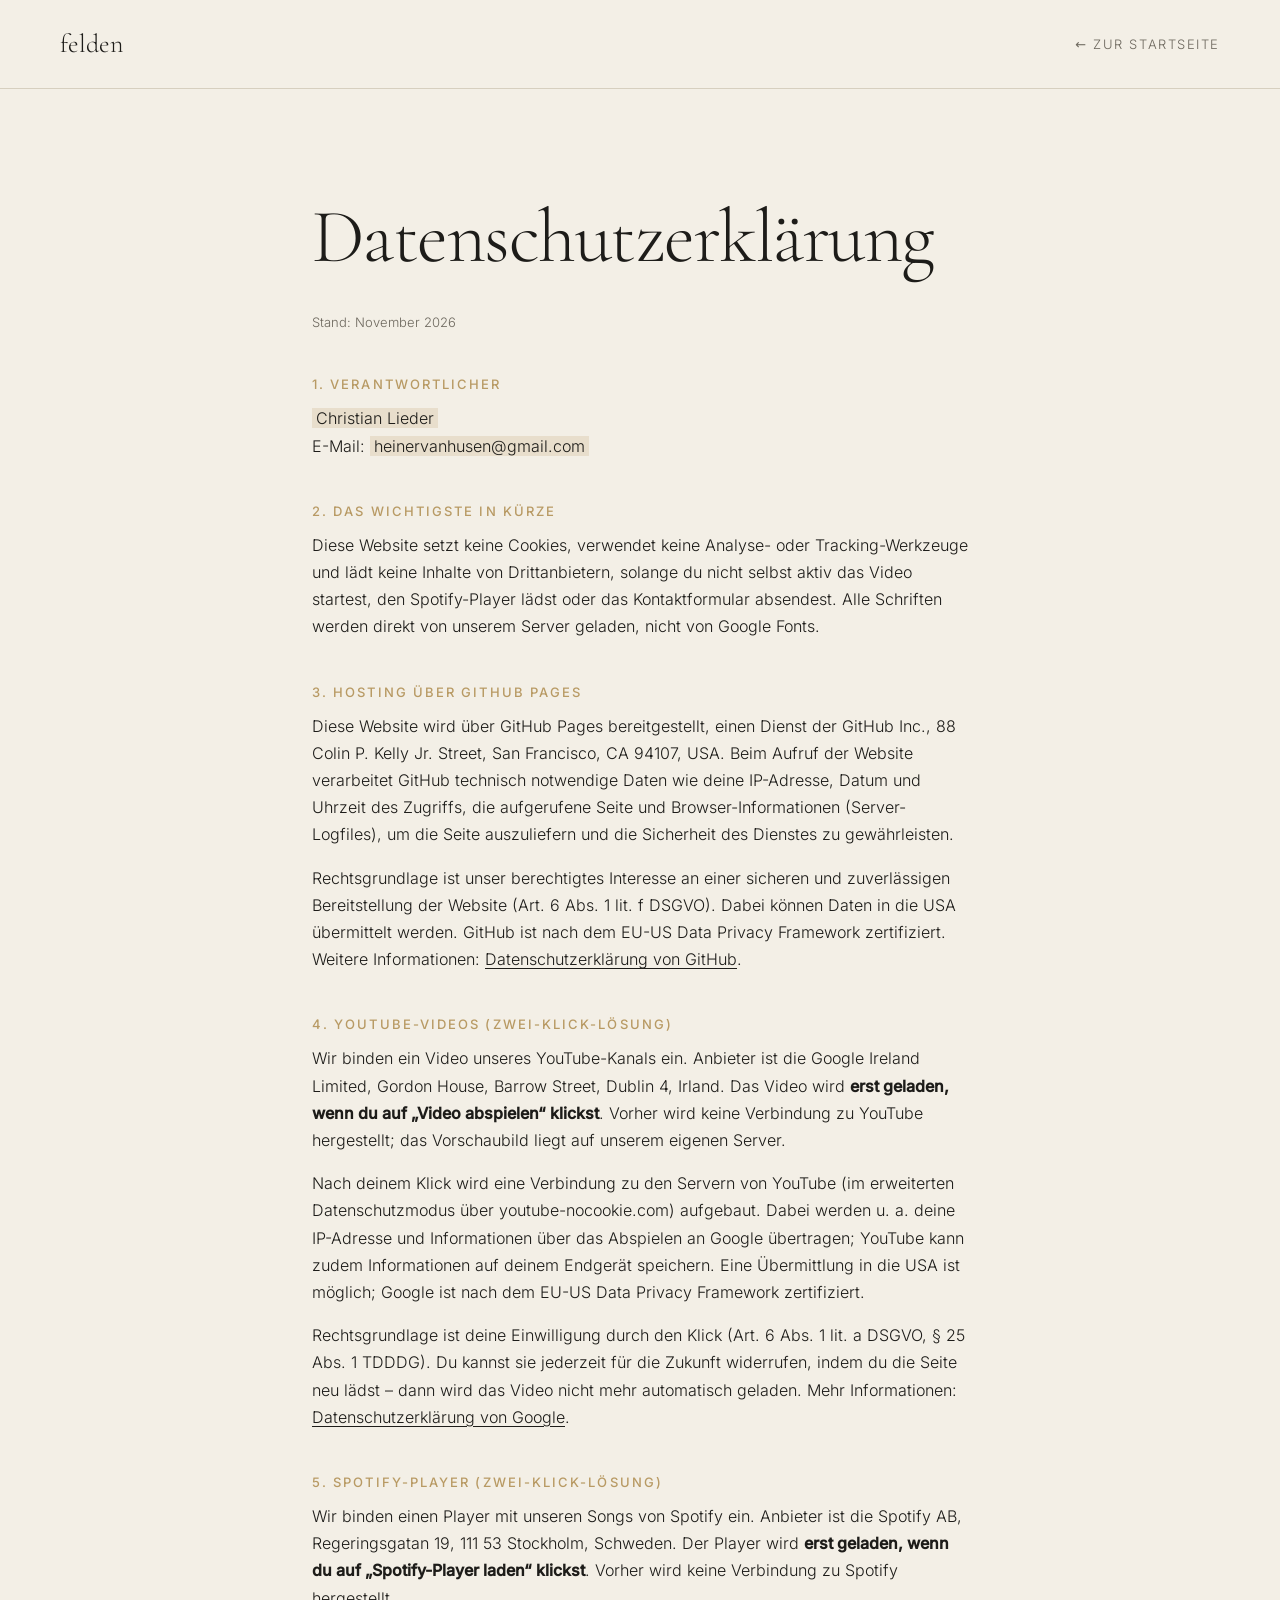
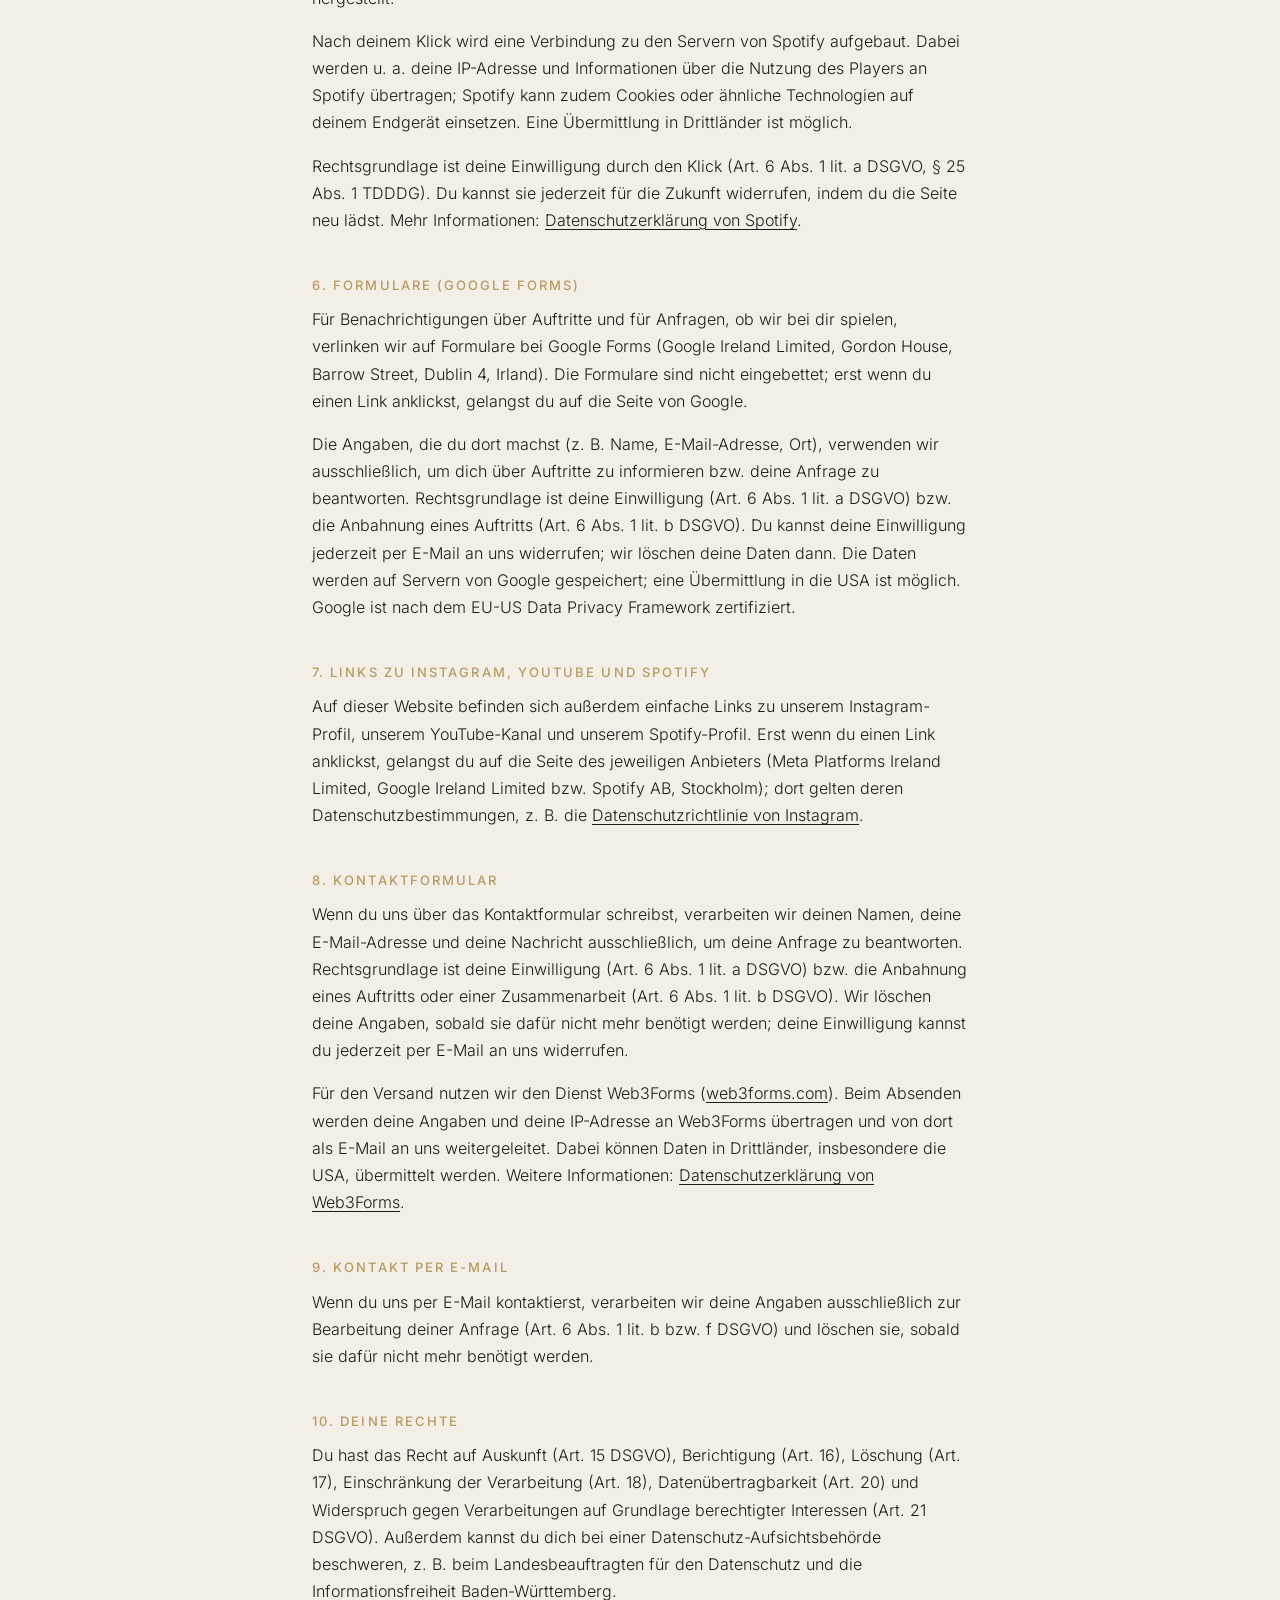
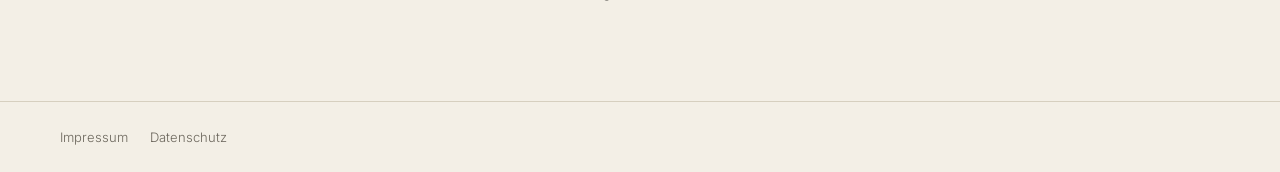
<file: datenschutz.html>
<!doctype html>
<html lang="de">
<head>
<meta charset="utf-8">
<meta name="viewport" content="width=device-width, initial-scale=1">
<meta name="robots" content="noindex">
<title>Datenschutz – felden</title>
<link rel="stylesheet" href="fonts/fonts.css">
<style>
  *{box-sizing:border-box;margin:0;padding:0}
  body{background:#f3efe6;color:#1d1c19;font-family:'Inter',system-ui,sans-serif;font-weight:300;font-size:16px;line-height:1.7;-webkit-font-smoothing:antialiased}
  a{color:inherit;text-underline-offset:3px}
  header{display:flex;justify-content:space-between;align-items:center;padding:22px clamp(16px,5vw,60px);border-bottom:1px solid #d6cfbf}
  header a{text-decoration:none}
  .logo{font-family:'Cormorant Garamond',Georgia,serif;font-size:26px;font-weight:300}
  .back{font-size:13px;letter-spacing:.12em;text-transform:uppercase;color:#6d685e}
  .back:hover{color:#1d1c19}
  main{max-width:720px;margin:0 auto;padding:clamp(56px,9vw,110px) clamp(16px,5vw,32px) 80px}
  h1{font-family:'Cormorant Garamond',Georgia,serif;font-weight:300;font-size:clamp(44px,7vw,76px);line-height:1;letter-spacing:-.02em;margin-bottom:36px;hyphens:manual}
  h2{font-size:13px;font-weight:500;letter-spacing:.16em;text-transform:uppercase;color:#b89a64;margin:40px 0 10px}
  p{margin-bottom:1em}
  p.small{font-size:13px;color:#6d685e}
  mark{background:#b89a6433;color:inherit;padding:0 4px}
  footer{display:flex;gap:22px;padding:24px clamp(16px,5vw,60px);border-top:1px solid #d6cfbf;font-size:13px;color:#6d685e}
  footer a{text-decoration:none}
</style>
</head>
<body>
<header><a class="logo" href="index.html">felden</a><a class="back" href="index.html">← Zur Startseite</a></header>
<main>
<h1>Datenschutz&shy;erklärung</h1>
<p class="small">Stand: November 2026</p>
<h2>1. Verantwortlicher</h2>
<p><mark>Christian Lieder</mark><br>E-Mail: <mark>heinervanhusen@gmail.com</mark></p>
<h2>2. Das Wichtigste in Kürze</h2>
<p>Diese Website setzt keine Cookies, verwendet keine Analyse- oder Tracking-Werkzeuge und lädt keine Inhalte von Drittanbietern, solange du nicht selbst aktiv das Video startest, den Spotify-Player lädst oder das Kontaktformular absendest. Alle Schriften werden direkt von unserem Server geladen, nicht von Google Fonts.</p>
<h2>3. Hosting über GitHub Pages</h2>
<p>Diese Website wird über GitHub Pages bereitgestellt, einen Dienst der GitHub Inc., 88 Colin P. Kelly Jr. Street, San Francisco, CA 94107, USA. Beim Aufruf der Website verarbeitet GitHub technisch notwendige Daten wie deine IP-Adresse, Datum und Uhrzeit des Zugriffs, die aufgerufene Seite und Browser-Informationen (Server-Logfiles), um die Seite auszuliefern und die Sicherheit des Dienstes zu gewährleisten.</p>
<p>Rechtsgrundlage ist unser berechtigtes Interesse an einer sicheren und zuverlässigen Bereitstellung der Website (Art. 6 Abs. 1 lit. f DSGVO). Dabei können Daten in die USA übermittelt werden. GitHub ist nach dem EU-US Data Privacy Framework zertifiziert. Weitere Informationen: <a href="https://docs.github.com/de/site-policy/privacy-policies/github-general-privacy-statement" target="_blank" rel="noopener">Datenschutzerklärung von GitHub</a>.</p>
<h2>4. YouTube-Videos (Zwei-Klick-Lösung)</h2>
<p>Wir binden ein Video unseres YouTube-Kanals ein. Anbieter ist die Google Ireland Limited, Gordon House, Barrow Street, Dublin 4, Irland. Das Video wird <strong>erst geladen, wenn du auf „Video abspielen“ klickst</strong>. Vorher wird keine Verbindung zu YouTube hergestellt; das Vorschaubild liegt auf unserem eigenen Server.</p>
<p>Nach deinem Klick wird eine Verbindung zu den Servern von YouTube (im erweiterten Datenschutzmodus über youtube-nocookie.com) aufgebaut. Dabei werden u.&nbsp;a. deine IP-Adresse und Informationen über das Abspielen an Google übertragen; YouTube kann zudem Informationen auf deinem Endgerät speichern. Eine Übermittlung in die USA ist möglich; Google ist nach dem EU-US Data Privacy Framework zertifiziert.</p>
<p>Rechtsgrundlage ist deine Einwilligung durch den Klick (Art. 6 Abs. 1 lit. a DSGVO, § 25 Abs. 1 TDDDG). Du kannst sie jederzeit für die Zukunft widerrufen, indem du die Seite neu lädst – dann wird das Video nicht mehr automatisch geladen. Mehr Informationen: <a href="https://policies.google.com/privacy?hl=de" target="_blank" rel="noopener">Datenschutzerklärung von Google</a>.</p>
<h2>5. Spotify-Player (Zwei-Klick-Lösung)</h2>
<p>Wir binden einen Player mit unseren Songs von Spotify ein. Anbieter ist die Spotify AB, Regeringsgatan 19, 111 53 Stockholm, Schweden. Der Player wird <strong>erst geladen, wenn du auf „Spotify-Player laden“ klickst</strong>. Vorher wird keine Verbindung zu Spotify hergestellt.</p>
<p>Nach deinem Klick wird eine Verbindung zu den Servern von Spotify aufgebaut. Dabei werden u.&nbsp;a. deine IP-Adresse und Informationen über die Nutzung des Players an Spotify übertragen; Spotify kann zudem Cookies oder ähnliche Technologien auf deinem Endgerät einsetzen. Eine Übermittlung in Drittländer ist möglich.</p>
<p>Rechtsgrundlage ist deine Einwilligung durch den Klick (Art. 6 Abs. 1 lit. a DSGVO, § 25 Abs. 1 TDDDG). Du kannst sie jederzeit für die Zukunft widerrufen, indem du die Seite neu lädst. Mehr Informationen: <a href="https://www.spotify.com/de/legal/privacy-policy/" target="_blank" rel="noopener">Datenschutzerklärung von Spotify</a>.</p>
<h2>6. Formulare (Google Forms)</h2>
<p>Für Benachrichtigungen über Auftritte und für Anfragen, ob wir bei dir spielen, verlinken wir auf Formulare bei Google Forms (Google Ireland Limited, Gordon House, Barrow Street, Dublin 4, Irland). Die Formulare sind nicht eingebettet; erst wenn du einen Link anklickst, gelangst du auf die Seite von Google.</p>
<p>Die Angaben, die du dort machst (z.&nbsp;B. Name, E-Mail-Adresse, Ort), verwenden wir ausschließlich, um dich über Auftritte zu informieren bzw. deine Anfrage zu beantworten. Rechtsgrundlage ist deine Einwilligung (Art. 6 Abs. 1 lit. a DSGVO) bzw. die Anbahnung eines Auftritts (Art. 6 Abs. 1 lit. b DSGVO). Du kannst deine Einwilligung jederzeit per E-Mail an uns widerrufen; wir löschen deine Daten dann. Die Daten werden auf Servern von Google gespeichert; eine Übermittlung in die USA ist möglich. Google ist nach dem EU-US Data Privacy Framework zertifiziert.</p>
<h2>7. Links zu Instagram, YouTube und Spotify</h2>
<p>Auf dieser Website befinden sich außerdem einfache Links zu unserem Instagram-Profil, unserem YouTube-Kanal und unserem Spotify-Profil. Erst wenn du einen Link anklickst, gelangst du auf die Seite des jeweiligen Anbieters (Meta Platforms Ireland Limited, Google Ireland Limited bzw. Spotify AB, Stockholm); dort gelten deren Datenschutzbestimmungen, z.&nbsp;B. die <a href="https://privacycenter.instagram.com/policy" target="_blank" rel="noopener">Datenschutzrichtlinie von Instagram</a>.</p>
<h2>8. Kontaktformular</h2>
<p>Wenn du uns über das Kontaktformular schreibst, verarbeiten wir deinen Namen, deine E-Mail-Adresse und deine Nachricht ausschließlich, um deine Anfrage zu beantworten. Rechtsgrundlage ist deine Einwilligung (Art. 6 Abs. 1 lit. a DSGVO) bzw. die Anbahnung eines Auftritts oder einer Zusammenarbeit (Art. 6 Abs. 1 lit. b DSGVO). Wir löschen deine Angaben, sobald sie dafür nicht mehr benötigt werden; deine Einwilligung kannst du jederzeit per E-Mail an uns widerrufen.</p>
<p>Für den Versand nutzen wir den Dienst Web3Forms (<a href="https://web3forms.com" target="_blank" rel="noopener">web3forms.com</a>). Beim Absenden werden deine Angaben und deine IP-Adresse an Web3Forms übertragen und von dort als E-Mail an uns weitergeleitet. Dabei können Daten in Drittländer, insbesondere die USA, übermittelt werden. Weitere Informationen: <a href="https://web3forms.com/privacy" target="_blank" rel="noopener">Datenschutzerklärung von Web3Forms</a>.</p>
<h2>9. Kontakt per E-Mail</h2>
<p>Wenn du uns per E-Mail kontaktierst, verarbeiten wir deine Angaben ausschließlich zur Bearbeitung deiner Anfrage (Art. 6 Abs. 1 lit. b bzw. f DSGVO) und löschen sie, sobald sie dafür nicht mehr benötigt werden.</p>
<h2>10. Deine Rechte</h2>
<p>Du hast das Recht auf Auskunft (Art. 15 DSGVO), Berichtigung (Art. 16), Löschung (Art. 17), Einschränkung der Verarbeitung (Art. 18), Datenübertragbarkeit (Art. 20) und Widerspruch gegen Verarbeitungen auf Grundlage berechtigter Interessen (Art. 21 DSGVO). Außerdem kannst du dich bei einer Datenschutz-Aufsichtsbehörde beschweren, z.&nbsp;B. beim Landesbeauftragten für den Datenschutz und die Informationsfreiheit Baden-Württemberg.</p>
</main>
<footer><a href="impressum.html">Impressum</a><a href="datenschutz.html">Datenschutz</a></footer>
</body>
</html>
</file>
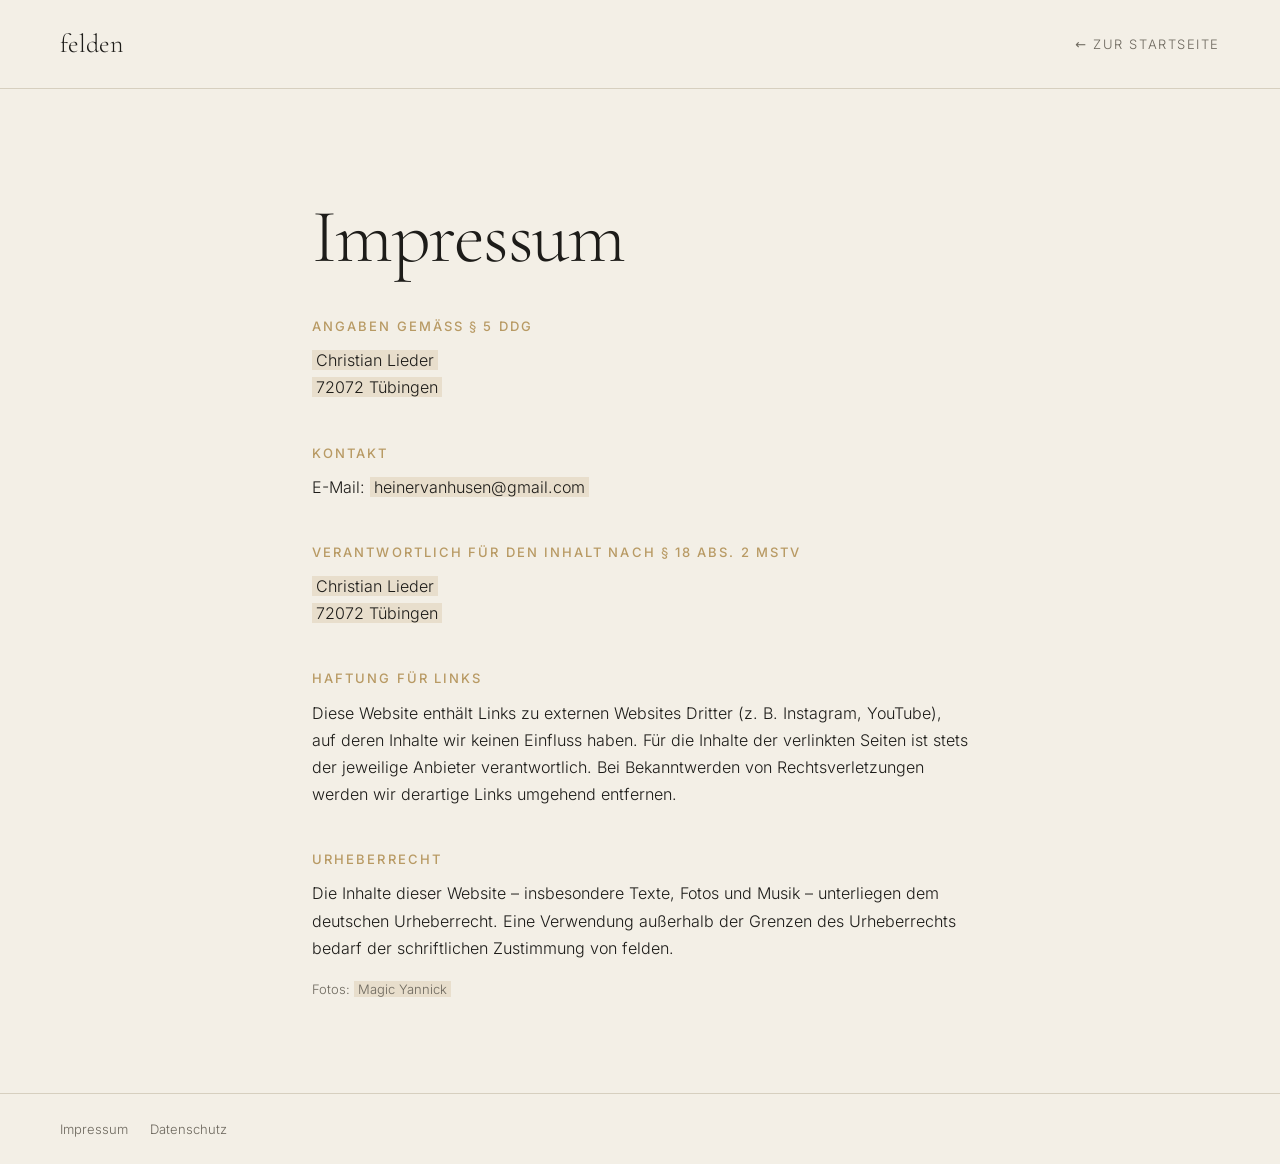
<file: impressum.html>
<!doctype html>
<html lang="de">
<head>
<meta charset="utf-8">
<meta name="viewport" content="width=device-width, initial-scale=1">
<meta name="robots" content="noindex">
<title>Impressum – felden</title>
<link rel="stylesheet" href="fonts/fonts.css">
<style>
  *{box-sizing:border-box;margin:0;padding:0}
  body{background:#f3efe6;color:#1d1c19;font-family:'Inter',system-ui,sans-serif;font-weight:300;font-size:16px;line-height:1.7;-webkit-font-smoothing:antialiased}
  a{color:inherit;text-underline-offset:3px}
  header{display:flex;justify-content:space-between;align-items:center;padding:22px clamp(16px,5vw,60px);border-bottom:1px solid #d6cfbf}
  header a{text-decoration:none}
  .logo{font-family:'Cormorant Garamond',Georgia,serif;font-size:26px;font-weight:300}
  .back{font-size:13px;letter-spacing:.12em;text-transform:uppercase;color:#6d685e}
  .back:hover{color:#1d1c19}
  main{max-width:720px;margin:0 auto;padding:clamp(56px,9vw,110px) clamp(16px,5vw,32px) 80px}
  h1{font-family:'Cormorant Garamond',Georgia,serif;font-weight:300;font-size:clamp(44px,7vw,76px);line-height:1;letter-spacing:-.02em;margin-bottom:36px;hyphens:manual}
  h2{font-size:13px;font-weight:500;letter-spacing:.16em;text-transform:uppercase;color:#b89a64;margin:40px 0 10px}
  p{margin-bottom:1em}
  p.small{font-size:13px;color:#6d685e}
  mark{background:#b89a6433;color:inherit;padding:0 4px}
  footer{display:flex;gap:22px;padding:24px clamp(16px,5vw,60px);border-top:1px solid #d6cfbf;font-size:13px;color:#6d685e}
  footer a{text-decoration:none}
</style>
</head>
<body>
<header><a class="logo" href="index.html">felden</a><a class="back" href="index.html">← Zur Startseite</a></header>
<main>
<h1>Impressum</h1>
<h2>Angaben gemäß § 5 DDG</h2>
<p><mark>Christian Lieder</mark><br>
  <!-- <mark>Straße</mark><br> -->
  <mark>72072 Tübingen</mark></p>
<h2>Kontakt</h2>
<p>E-Mail: <mark>heinervanhusen@gmail.com</mark>
  <!-- <br>Telefon (optional): <mark>[Telefonnummer]</mark></p> -->
<h2>Verantwortlich für den Inhalt nach § 18 Abs. 2 MStV</h2>
<p><mark>Christian Lieder</mark><br>
  <!-- <mark>Straße</mark><br> -->
  <mark>72072 Tübingen</mark></p>
<h2>Haftung für Links</h2>
<p>Diese Website enthält Links zu externen Websites Dritter (z.&nbsp;B. Instagram, YouTube), auf deren Inhalte wir keinen Einfluss haben. Für die Inhalte der verlinkten Seiten ist stets der jeweilige Anbieter verantwortlich. Bei Bekanntwerden von Rechtsverletzungen werden wir derartige Links umgehend entfernen.</p>
<h2>Urheberrecht</h2>
<p>Die Inhalte dieser Website – insbesondere Texte, Fotos und Musik – unterliegen dem deutschen Urheberrecht. Eine Verwendung außerhalb der Grenzen des Urheberrechts bedarf der schriftlichen Zustimmung von felden.</p>
<p class="small">Fotos: <mark>Magic Yannick</mark></p>
</main>
<footer><a href="impressum.html">Impressum</a><a href="datenschutz.html">Datenschutz</a></footer>
</body>
</html>
</file>
<file: fonts/fonts.css>
/* Lokal gehostete Schriften (SIL Open Font License) – keine Verbindung zu Google */
@font-face{font-family:'Cormorant Garamond';font-style:normal;font-weight:300;font-display:swap;src:url(cormorant-garamond-latin-300-normal.woff2) format('woff2');unicode-range:U+0000-00FF, U+0131, U+0152-0153, U+02BB-02BC, U+02C6, U+02DA, U+02DC, U+0304, U+0308, U+0329, U+2000-206F, U+20AC, U+2122, U+2191, U+2193, U+2212, U+2215, U+FEFF, U+FFFD}
@font-face{font-family:'Cormorant Garamond';font-style:normal;font-weight:400;font-display:swap;src:url(cormorant-garamond-latin-400-normal.woff2) format('woff2');unicode-range:U+0000-00FF, U+0131, U+0152-0153, U+02BB-02BC, U+02C6, U+02DA, U+02DC, U+0304, U+0308, U+0329, U+2000-206F, U+20AC, U+2122, U+2191, U+2193, U+2212, U+2215, U+FEFF, U+FFFD}
@font-face{font-family:'Cormorant Garamond';font-style:italic;font-weight:300;font-display:swap;src:url(cormorant-garamond-latin-300-italic.woff2) format('woff2');unicode-range:U+0000-00FF, U+0131, U+0152-0153, U+02BB-02BC, U+02C6, U+02DA, U+02DC, U+0304, U+0308, U+0329, U+2000-206F, U+20AC, U+2122, U+2191, U+2193, U+2212, U+2215, U+FEFF, U+FFFD}
@font-face{font-family:'Cormorant Garamond';font-style:italic;font-weight:400;font-display:swap;src:url(cormorant-garamond-latin-400-italic.woff2) format('woff2');unicode-range:U+0000-00FF, U+0131, U+0152-0153, U+02BB-02BC, U+02C6, U+02DA, U+02DC, U+0304, U+0308, U+0329, U+2000-206F, U+20AC, U+2122, U+2191, U+2193, U+2212, U+2215, U+FEFF, U+FFFD}
@font-face{font-family:'Inter';font-style:normal;font-weight:300;font-display:swap;src:url(inter-latin-300-normal.woff2) format('woff2');unicode-range:U+0000-00FF, U+0131, U+0152-0153, U+02BB-02BC, U+02C6, U+02DA, U+02DC, U+0304, U+0308, U+0329, U+2000-206F, U+20AC, U+2122, U+2191, U+2193, U+2212, U+2215, U+FEFF, U+FFFD}
@font-face{font-family:'Inter';font-style:normal;font-weight:400;font-display:swap;src:url(inter-latin-400-normal.woff2) format('woff2');unicode-range:U+0000-00FF, U+0131, U+0152-0153, U+02BB-02BC, U+02C6, U+02DA, U+02DC, U+0304, U+0308, U+0329, U+2000-206F, U+20AC, U+2122, U+2191, U+2193, U+2212, U+2215, U+FEFF, U+FFFD}
@font-face{font-family:'Inter';font-style:normal;font-weight:500;font-display:swap;src:url(inter-latin-500-normal.woff2) format('woff2');unicode-range:U+0000-00FF, U+0131, U+0152-0153, U+02BB-02BC, U+02C6, U+02DA, U+02DC, U+0304, U+0308, U+0329, U+2000-206F, U+20AC, U+2122, U+2191, U+2193, U+2212, U+2215, U+FEFF, U+FFFD}
</file>
